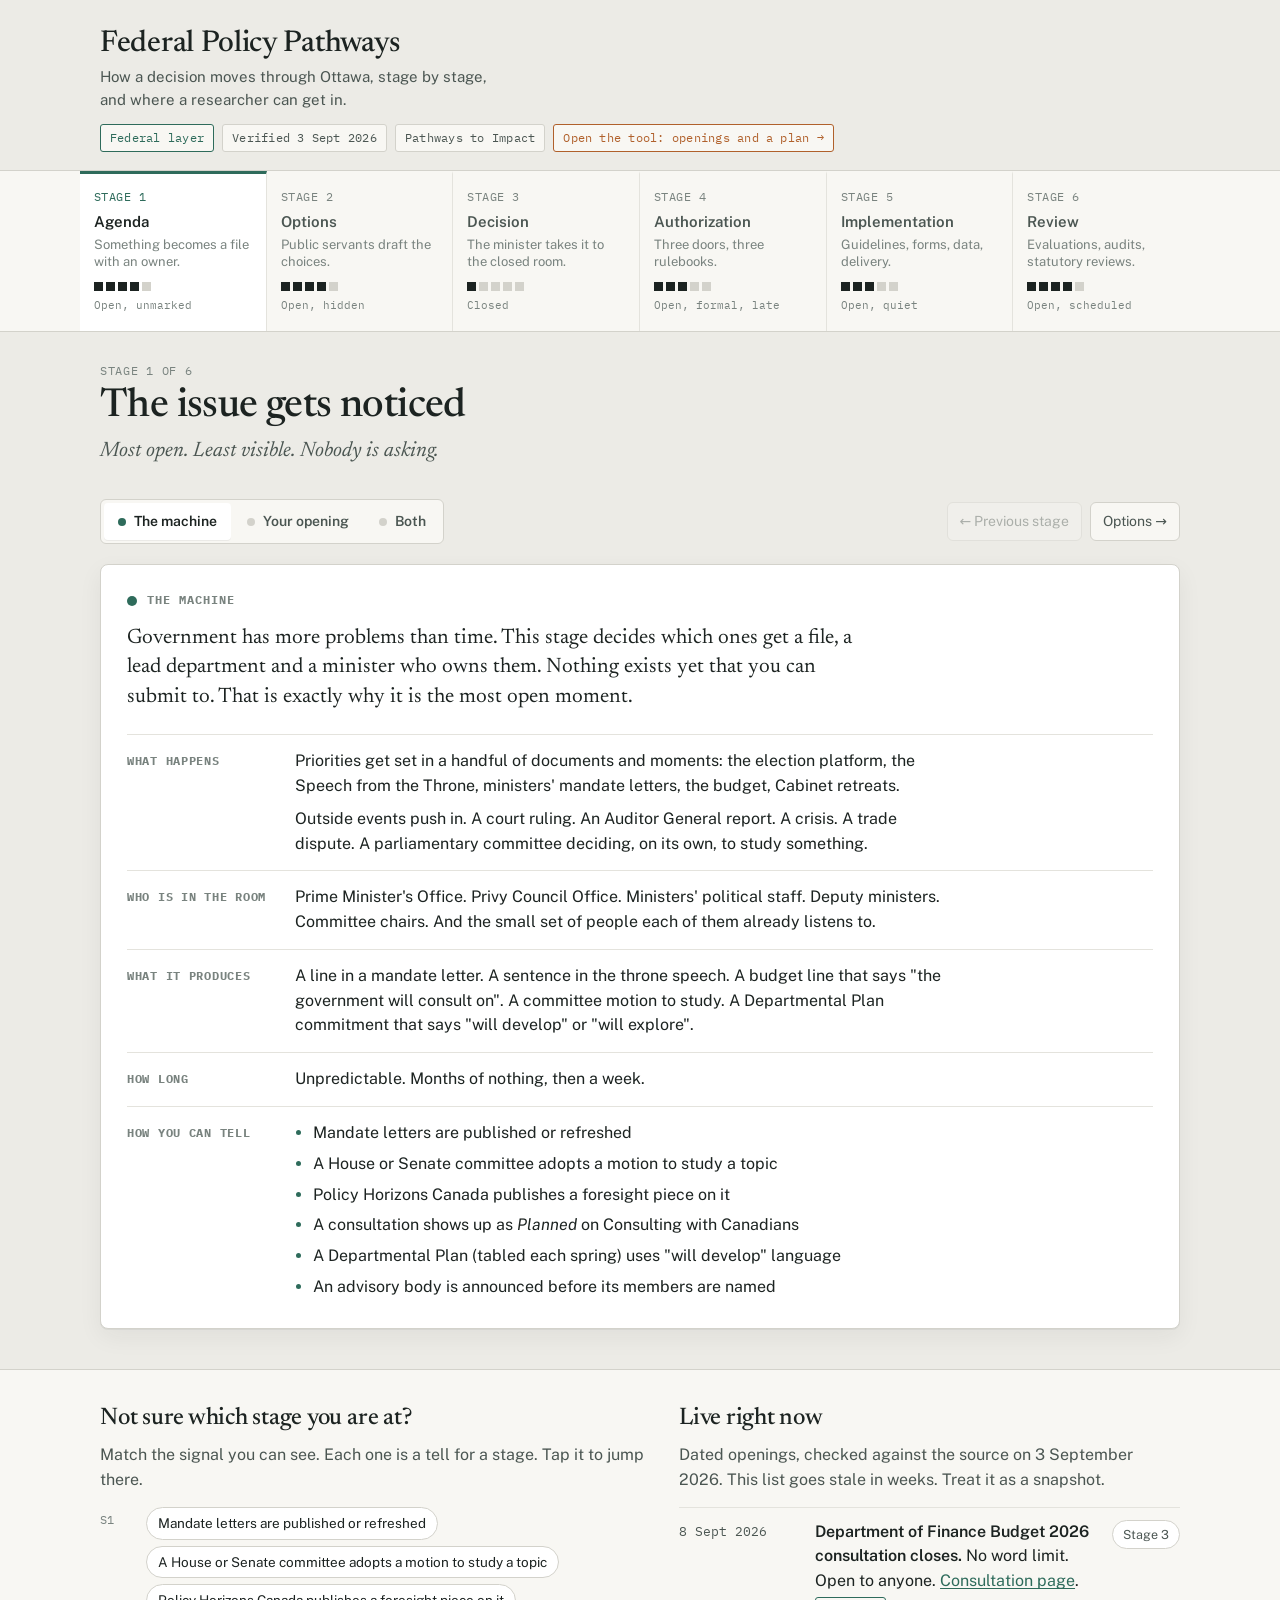
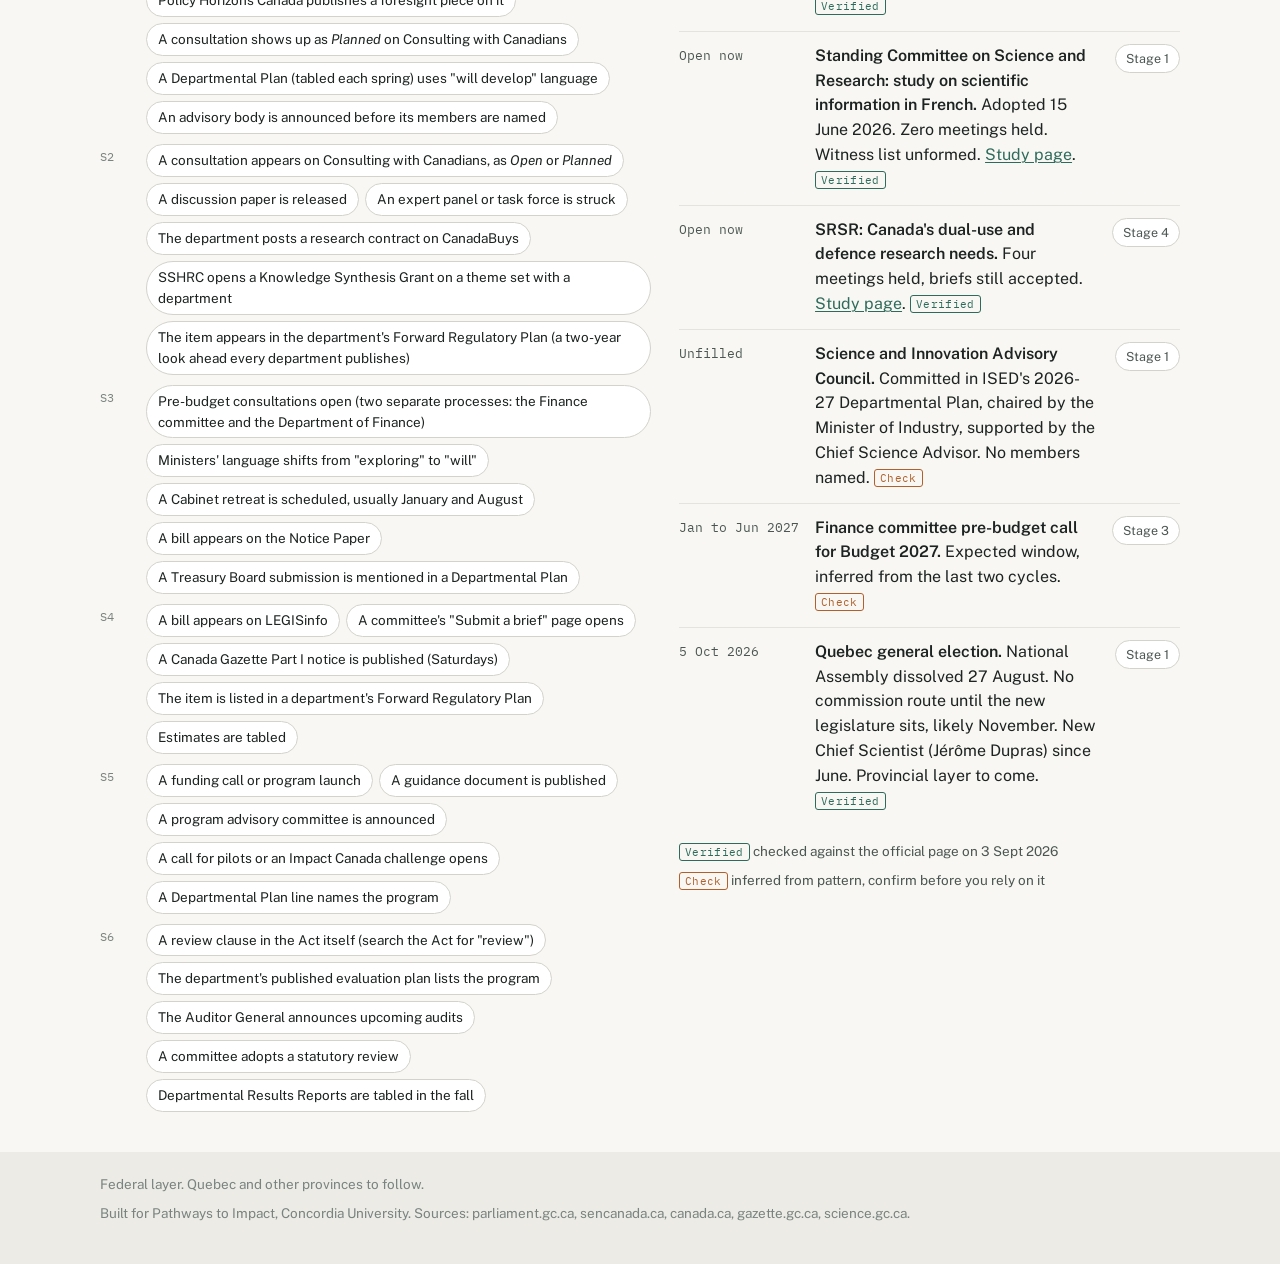
<file: index.html>
<!doctype html>
<html lang="en-CA">
<head>
<meta charset="utf-8">
<meta name="viewport" content="width=device-width, initial-scale=1">
<title>Federal Policy Pathways</title>
<link rel="stylesheet" href="https://fonts.googleapis.com/css2?family=Newsreader:ital,opsz,wght@0,6..72,400;0,6..72,500;0,6..72,600;1,6..72,400;1,6..72,500&family=Public+Sans:ital,wght@0,400;0,500;0,600;0,700;1,400&family=IBM+Plex+Mono:wght@400;500&display=swap">
<style>
  :root {
    --ground: #ECEBE6;
    --surface: #F8F7F3;
    --surface-2: #FFFFFF;
    --ink: #1C2321;
    --ink-2: #4B5652;
    --ink-3: #79837F;
    --line: #D3D2CB;
    --line-2: #E4E3DD;
    --accent: #2E6B5B;
    --accent-ink: #FFFFFF;
    --accent-soft: #DCE8E3;
    --copper: #B0602B;
    --copper-ink: #FFFFFF;
    --copper-soft: #F2E3D6;
    --meter-on: #1C2321;
    --meter-off: #D3D2CB;
    --shadow: 0 1px 0 rgba(28,35,33,0.06), 0 8px 24px rgba(28,35,33,0.06);
    --serif: "Newsreader", Georgia, "Times New Roman", serif;
    --sans: "Public Sans", system-ui, -apple-system, "Segoe UI", Helvetica, Arial, sans-serif;
    --mono: "IBM Plex Mono", ui-monospace, SFMono-Regular, Menlo, Consolas, monospace;
  }
  @media (prefers-color-scheme: dark) {
    :root:not([data-theme="light"]) {
      --ground: #151918;
      --surface: #1C2220;
      --surface-2: #242B29;
      --ink: #E8E6DF;
      --ink-2: #B5BCB7;
      --ink-3: #8B948F;
      --line: #353D3A;
      --line-2: #2B3330;
      --accent: #6FB39D;
      --accent-ink: #10201B;
      --accent-soft: #23362F;
      --copper: #D98D57;
      --copper-ink: #211610;
      --copper-soft: #3B2A1E;
      --meter-on: #E8E6DF;
      --meter-off: #3A423F;
      --shadow: 0 1px 0 rgba(0,0,0,0.3), 0 8px 24px rgba(0,0,0,0.35);
    }
  }
  :root[data-theme="dark"] {
    --ground: #151918;
    --surface: #1C2220;
    --surface-2: #242B29;
    --ink: #E8E6DF;
    --ink-2: #B5BCB7;
    --ink-3: #8B948F;
    --line: #353D3A;
    --line-2: #2B3330;
    --accent: #6FB39D;
    --accent-ink: #10201B;
    --accent-soft: #23362F;
    --copper: #D98D57;
    --copper-ink: #211610;
    --copper-soft: #3B2A1E;
    --meter-on: #E8E6DF;
    --meter-off: #3A423F;
    --shadow: 0 1px 0 rgba(0,0,0,0.3), 0 8px 24px rgba(0,0,0,0.35);
  }

  * { box-sizing: border-box; }
  html { -webkit-text-size-adjust: 100%; }
  body {
    margin: 0;
    background: var(--ground);
    color: var(--ink);
    font-family: var(--sans);
    font-size: 16px;
    line-height: 1.55;
  }
  a { color: var(--accent); text-decoration-thickness: 1px; text-underline-offset: 2px; }
  a:hover { text-decoration-thickness: 2px; }
  button { font: inherit; color: inherit; }
  :focus-visible { outline: 2px solid var(--accent); outline-offset: 2px; }
  .wrap { max-width: 1120px; margin: 0 auto; padding: 0 20px; }

  /* Header */
  .masthead { padding: 28px 0 18px; border-bottom: 1px solid var(--line); }
  .masthead .wrap { display: flex; flex-wrap: wrap; align-items: flex-end; justify-content: space-between; gap: 12px 24px; }
  .brand { display: flex; flex-direction: column; gap: 4px; }
  .brand h1 { font-family: var(--serif); font-weight: 500; font-size: 30px; line-height: 1.1; margin: 0; letter-spacing: -0.01em; text-wrap: balance; }
  .brand p { margin: 0; color: var(--ink-2); font-size: 15px; max-width: 46ch; }
  .chips { display: flex; flex-wrap: wrap; gap: 8px; }
  .chip { font-family: var(--mono); font-size: 12px; letter-spacing: 0.02em; padding: 4px 9px; border: 1px solid var(--line); border-radius: 3px; color: var(--ink-2); background: var(--surface); white-space: nowrap; }
  .chip.accent { border-color: var(--accent); color: var(--accent); }

  /* Stage track */
  .track-wrap { border-bottom: 1px solid var(--line); background: var(--surface); }
  .track { display: grid; grid-template-columns: repeat(6, minmax(150px, 1fr)); gap: 0; overflow-x: auto; scroll-snap-type: x proximity; -webkit-overflow-scrolling: touch; }
  .stage-btn {
    appearance: none; background: transparent; border: 0; border-top: 3px solid transparent; border-right: 1px solid var(--line-2);
    padding: 14px 14px 16px; text-align: left; cursor: pointer; display: flex; flex-direction: column; gap: 6px; min-height: 108px; scroll-snap-align: start;
    color: var(--ink-2); transition: background 120ms ease, color 120ms ease;
  }
  .stage-btn:last-child { border-right: 0; }
  .stage-btn:hover { background: var(--surface-2); color: var(--ink); }
  .stage-btn[aria-pressed="true"] { border-top-color: var(--accent); color: var(--ink); background: var(--surface-2); }
  .stage-btn .num { font-family: var(--mono); font-size: 12px; letter-spacing: 0.04em; color: var(--ink-3); }
  .stage-btn[aria-pressed="true"] .num { color: var(--accent); }
  .stage-btn .name { font-weight: 600; font-size: 15px; line-height: 1.2; }
  .stage-btn .line { font-size: 13px; color: var(--ink-3); line-height: 1.3; }
  .meter { display: inline-flex; gap: 3px; margin-top: auto; padding-top: 6px; }
  .meter i { width: 9px; height: 9px; background: var(--meter-off); display: inline-block; }
  .meter i.on { background: var(--meter-on); }
  .meter.big i { width: 14px; height: 14px; gap: 4px; }
  .stage-btn .meter-label { font-family: var(--mono); font-size: 11px; color: var(--ink-3); }

  /* Stage panel */
  .stage { padding: 30px 0 40px; }
  .stage-head { display: grid; grid-template-columns: 1fr; gap: 6px; margin-bottom: 20px; }
  .eyebrow { font-family: var(--mono); font-size: 12px; letter-spacing: 0.06em; text-transform: uppercase; color: var(--ink-3); }
  .stage-head h2 { font-family: var(--serif); font-weight: 500; font-size: 40px; line-height: 1.05; margin: 0; letter-spacing: -0.015em; text-wrap: balance; }
  .stage-head .tag { font-family: var(--serif); font-style: italic; font-size: 21px; color: var(--ink-2); margin: 2px 0 0; }

  .controls { position: sticky; top: 0; z-index: 5; background: var(--ground); padding: 10px 0 12px; display: flex; flex-wrap: wrap; align-items: center; justify-content: space-between; gap: 10px; }
  .seg { display: inline-flex; border: 1px solid var(--line); border-radius: 6px; background: var(--surface); padding: 3px; gap: 2px; }
  .seg button { appearance: none; border: 0; background: transparent; padding: 8px 14px; border-radius: 4px; font-weight: 600; font-size: 14px; cursor: pointer; color: var(--ink-2); display: inline-flex; align-items: center; gap: 8px; }
  .seg button .dot { width: 8px; height: 8px; border-radius: 50%; background: var(--line); }
  .seg button[aria-pressed="true"] { color: var(--ink); background: var(--surface-2); box-shadow: 0 1px 0 rgba(0,0,0,0.05); }
  .seg button[data-view="process"][aria-pressed="true"] .dot { background: var(--accent); }
  .seg button[data-view="influence"][aria-pressed="true"] .dot { background: var(--copper); }
  .seg button[data-view="both"][aria-pressed="true"] .dot { background: linear-gradient(90deg, var(--accent) 50%, var(--copper) 50%); }
  .seg button[data-view="both"] { display: none; }
  .pager { display: flex; gap: 8px; }
  .pager button { appearance: none; border: 1px solid var(--line); background: var(--surface); border-radius: 6px; padding: 8px 12px; font-size: 14px; cursor: pointer; color: var(--ink-2); }
  .pager button:hover:not(:disabled) { color: var(--ink); border-color: var(--ink-3); }
  .pager button:disabled { opacity: 0.4; cursor: default; }

  .panes { display: grid; grid-template-columns: 1fr; gap: 24px; margin-top: 8px; }
  .pane { background: var(--surface-2); border: 1px solid var(--line); border-radius: 8px; padding: 26px 26px 28px; box-shadow: var(--shadow); min-width: 0; }
  .pane[hidden] { display: none; }
  .pane-title { display: flex; align-items: center; gap: 10px; margin: 0 0 14px; font-family: var(--mono); font-size: 12px; letter-spacing: 0.08em; text-transform: uppercase; color: var(--ink-3); }
  .pane-title::before { content: ""; width: 10px; height: 10px; border-radius: 50%; background: var(--accent); }
  .pane.influence .pane-title::before { background: var(--copper); }
  .lead { font-family: var(--serif); font-size: 21px; line-height: 1.4; margin: 0 0 22px; color: var(--ink); max-width: 62ch; text-wrap: pretty; }

  .sec { display: grid; grid-template-columns: 150px 1fr; gap: 6px 18px; padding: 14px 0; border-top: 1px solid var(--line-2); }
  .sec:last-child { padding-bottom: 0; }
  .sec h4 { margin: 0; font-family: var(--mono); font-size: 12px; letter-spacing: 0.06em; text-transform: uppercase; color: var(--ink-3); padding-top: 3px; }
  .sec div { max-width: 66ch; min-width: 0; }
  .sec p { margin: 0 0 8px; color: var(--ink); }
  .sec p:last-child { margin-bottom: 0; }
  .sec ul { margin: 0; padding-left: 18px; }
  .sec li { margin: 0 0 6px; }
  .sec li:last-child { margin-bottom: 0; }
  .signals li::marker { color: var(--accent); }
  .tracks { display: grid; gap: 12px; }
  .tracklet { border: 1px solid var(--line-2); border-radius: 6px; padding: 12px 14px; background: var(--surface); }
  .tracklet h5 { margin: 0 0 6px; font-size: 15px; font-weight: 700; }
  .tracklet p { margin: 0; font-size: 15px; color: var(--ink-2); }

  /* Influence */
  .verdict { display: grid; grid-template-columns: auto 1fr; gap: 14px 18px; align-items: center; padding: 14px 16px; border-radius: 6px; background: var(--copper-soft); margin-bottom: 20px; }
  .verdict .meter { margin: 0; padding: 0; }
  .verdict .meter i.on { background: var(--copper); }
  .verdict .open-label { font-family: var(--mono); font-size: 12px; letter-spacing: 0.04em; color: var(--ink-2); margin-top: 6px; }
  .verdict .say { font-family: var(--serif); font-style: italic; font-size: 20px; line-height: 1.3; margin: 0; text-wrap: pretty; }
  .routes-label { display: flex; justify-content: space-between; align-items: baseline; font-family: var(--mono); font-size: 12px; letter-spacing: 0.06em; text-transform: uppercase; color: var(--ink-3); margin: 0 0 8px; }
  .routes { list-style: none; margin: 0; padding: 0; display: grid; gap: 0; counter-reset: route; }
  .route { border-top: 1px solid var(--line-2); padding: 16px 0 16px 44px; position: relative; counter-increment: route; }
  .route::before { content: counter(route); position: absolute; left: 0; top: 14px; width: 28px; height: 28px; border-radius: 50%; border: 1.5px solid var(--copper); color: var(--copper); font-family: var(--mono); font-size: 13px; display: grid; place-items: center; }
  .route h5 { margin: 0 0 4px; font-size: 17px; font-weight: 700; line-height: 1.25; text-wrap: balance; }
  .route .oneliner { margin: 0 0 10px; color: var(--ink-2); max-width: 62ch; }
  .kv { display: grid; grid-template-columns: 82px 1fr; gap: 4px 12px; font-size: 14.5px; max-width: 62ch; }
  .kv dt { font-family: var(--mono); font-size: 11.5px; letter-spacing: 0.05em; text-transform: uppercase; color: var(--ink-3); padding-top: 3px; }
  .kv dd { margin: 0; }
  details.rules { margin-top: 10px; }
  details.rules summary { cursor: pointer; font-weight: 600; font-size: 14px; color: var(--accent); list-style: none; display: inline-flex; align-items: center; gap: 6px; }
  details.rules summary::-webkit-details-marker { display: none; }
  details.rules summary::before { content: "+"; font-family: var(--mono); width: 16px; height: 16px; border: 1px solid var(--accent); border-radius: 3px; display: inline-grid; place-items: center; font-size: 12px; line-height: 1; }
  details.rules[open] summary::before { content: "\2013"; }
  details.rules ul { margin: 8px 0 0; padding-left: 18px; font-size: 14.5px; max-width: 62ch; }
  details.rules li { margin-bottom: 5px; }
  .v { font-family: var(--mono); font-size: 11px; letter-spacing: 0.03em; color: var(--accent); border: 1px solid var(--accent); border-radius: 3px; padding: 1px 5px; white-space: nowrap; vertical-align: middle; }
  .v.check { color: var(--copper); border-color: var(--copper); }
  .assets { border-top: 1px solid var(--line-2); margin-top: 6px; padding-top: 16px; display: grid; grid-template-columns: 150px 1fr; gap: 6px 18px; }
  .assets h4 { margin: 0; font-family: var(--mono); font-size: 12px; letter-spacing: 0.06em; text-transform: uppercase; color: var(--ink-3); padding-top: 3px; }
  .assets ul { margin: 0; padding-left: 18px; max-width: 62ch; }
  .assets li { margin-bottom: 6px; }
  .mistake { margin-top: 18px; padding: 14px 16px; border-left: 3px solid var(--copper); background: var(--surface); border-radius: 0 6px 6px 0; max-width: 66ch; }
  .mistake h4 { margin: 0 0 4px; font-family: var(--mono); font-size: 12px; letter-spacing: 0.06em; text-transform: uppercase; color: var(--copper); }
  .mistake p { margin: 0; }

  /* Lower sections */
  .lower { border-top: 1px solid var(--line); background: var(--surface); padding: 30px 0 40px; }
  .lower .wrap { display: grid; grid-template-columns: 1fr; gap: 28px; }
  .block h3 { font-family: var(--serif); font-weight: 500; font-size: 24px; margin: 0 0 6px; letter-spacing: -0.01em; }
  .block .sub { margin: 0 0 14px; color: var(--ink-2); max-width: 60ch; }
  .sigmap { display: grid; gap: 10px; }
  .sigmap .row { display: grid; grid-template-columns: 34px 1fr; gap: 12px; align-items: start; }
  .sigmap .row .n { font-family: var(--mono); font-size: 12px; color: var(--ink-3); padding-top: 4px; }
  .sigmap .row ul { margin: 0; padding: 0; list-style: none; display: flex; flex-wrap: wrap; gap: 6px; }
  .sigmap .row li button { appearance: none; border: 1px solid var(--line); background: var(--surface-2); border-radius: 999px; padding: 5px 11px; font-size: 13.5px; cursor: pointer; color: var(--ink); text-align: left; }
  .sigmap .row li button:hover { border-color: var(--accent); color: var(--accent); }
  .live { list-style: none; margin: 0; padding: 0; display: grid; gap: 0; }
  .live li { display: grid; grid-template-columns: 120px 1fr auto; gap: 8px 16px; padding: 12px 0; border-top: 1px solid var(--line-2); align-items: start; }
  .live .date { font-family: var(--mono); font-size: 13px; color: var(--ink-2); font-variant-numeric: tabular-nums; padding-top: 2px; }
  .live .what { max-width: 60ch; }
  .live .what strong { font-weight: 600; }
  .live .goto { appearance: none; border: 1px solid var(--line); background: var(--surface-2); border-radius: 999px; padding: 4px 10px; font-size: 12.5px; cursor: pointer; color: var(--ink-2); white-space: nowrap; }
  .live .goto:hover { border-color: var(--accent); color: var(--accent); }
  .legend { display: flex; flex-wrap: wrap; gap: 8px 18px; font-size: 13.5px; color: var(--ink-2); align-items: center; }

  footer { padding: 22px 0 40px; color: var(--ink-3); font-size: 13.5px; }
  footer .wrap { display: flex; flex-wrap: wrap; gap: 8px 24px; justify-content: space-between; }

  @media (min-width: 1000px) {
    .seg button[data-view="both"] { display: inline-flex; }
    .panes.both { grid-template-columns: 1fr 1fr; }
    .panes.both .sec, .panes.both .assets { grid-template-columns: 1fr; gap: 4px; }
    .panes.both .lead { font-size: 19px; }
    .lower .wrap { grid-template-columns: 1.1fr 1fr; }
  }
  @media (max-width: 700px) {
    .brand h1 { font-size: 26px; }
    .stage-head h2 { font-size: 32px; }
    .track { grid-template-columns: repeat(6, 168px); }
    .pane { padding: 20px 16px 22px; }
    .sec, .assets { grid-template-columns: 1fr; gap: 4px; }
    .lead { font-size: 19px; }
    .live li { grid-template-columns: 1fr; gap: 4px; }
    .route { padding-left: 38px; }
    .kv { grid-template-columns: 1fr; gap: 2px; }
    .kv dt { padding-top: 6px; }
  }
  @media (prefers-reduced-motion: reduce) {
    * { transition: none !important; }
  }
</style>
</head>
<body>

<header class="masthead">
  <div class="wrap">
    <div class="brand">
      <h1>Federal Policy Pathways</h1>
      <p>How a decision moves through Ottawa, stage by stage, and where a researcher can get in.</p>
    </div>
    <div class="chips">
      <span class="chip accent">Federal layer</span>
      <span class="chip">Verified 3 Sept 2026</span>
      <span class="chip">Pathways to Impact</span>
      <a class="chip" href="tool/" style="text-decoration:none;border-color:var(--copper);color:var(--copper);">Open the tool: openings and a plan &rarr;</a>
    </div>
  </div>
</header>

<nav class="track-wrap" aria-label="Stages">
  <div class="wrap" style="padding:0;">
    <div class="track" id="track"></div>
  </div>
</nav>

<main class="stage">
  <div class="wrap">
    <div class="stage-head">
      <span class="eyebrow" id="eyebrow">Stage 1 of 6</span>
      <h2 id="stage-title"></h2>
      <p class="tag" id="stage-tag"></p>
    </div>

    <div class="controls">
      <div class="seg" role="group" aria-label="View">
        <button type="button" data-view="process" aria-pressed="true"><span class="dot"></span>The machine</button>
        <button type="button" data-view="influence" aria-pressed="false"><span class="dot"></span>Your opening</button>
        <button type="button" data-view="both" aria-pressed="false"><span class="dot"></span>Both</button>
      </div>
      <div class="pager">
        <button type="button" id="prev">&larr; Previous stage</button>
        <button type="button" id="next">Next stage &rarr;</button>
      </div>
    </div>

    <div class="panes" id="panes">
      <section class="pane process" id="pane-process" aria-label="The machine"></section>
      <section class="pane influence" id="pane-influence" aria-label="Your opening" hidden></section>
    </div>
  </div>
</main>

<section class="lower">
  <div class="wrap">
    <div class="block">
      <h3>Not sure which stage you are at?</h3>
      <p class="sub">Match the signal you can see. Each one is a tell for a stage. Tap it to jump there.</p>
      <div class="sigmap" id="sigmap"></div>
    </div>
    <div class="block">
      <h3>Live right now</h3>
      <p class="sub">Dated openings, checked against the source on 3 September 2026. This list goes stale in weeks. Treat it as a snapshot.</p>
      <ul class="live" id="live"></ul>
      <p class="legend" style="margin-top:16px;">
        <span><span class="v">Verified</span> checked against the official page on 3 Sept 2026</span>
        <span><span class="v check">Check</span> inferred from pattern, confirm before you rely on it</span>
      </p>
    </div>
  </div>
</section>

<footer>
  <div class="wrap">
    <span>Federal layer. Quebec and other provinces to follow.</span>
    <span>Built for Pathways to Impact, Concordia University. Sources: parliament.gc.ca, sencanada.ca, canada.ca, gazette.gc.ca, science.gc.ca.</span>
  </div>
</footer>

<script>
(function () {
  const V = '<span class="v">Verified</span>';
  const C = '<span class="v check">Check</span>';

  const STAGES = [
    {
      id: 1,
      name: "The issue gets noticed",
      short: "Agenda",
      line: "Something becomes a file with an owner.",
      tag: "Most open. Least visible. Nobody is asking.",
      openness: 4,
      openLabel: "Open, unmarked",
      process: {
        lead: "Government has more problems than time. This stage decides which ones get a file, a lead department and a minister who owns them. Nothing exists yet that you can submit to. That is exactly why it is the most open moment.",
        what: `<p>Priorities get set in a handful of documents and moments: the election platform, the Speech from the Throne, ministers' mandate letters, the budget, Cabinet retreats.</p><p>Outside events push in. A court ruling. An Auditor General report. A crisis. A trade dispute. A parliamentary committee deciding, on its own, to study something.</p>`,
        who: `<p>Prime Minister's Office. Privy Council Office. Ministers' political staff. Deputy ministers. Committee chairs. And the small set of people each of them already listens to.</p>`,
        produces: `<p>A line in a mandate letter. A sentence in the throne speech. A budget line that says "the government will consult on". A committee motion to study. A Departmental Plan commitment that says "will develop" or "will explore".</p>`,
        duration: `<p>Unpredictable. Months of nothing, then a week.</p>`,
        signals: [
          "Mandate letters are published or refreshed",
          "A House or Senate committee adopts a motion to study a topic",
          "Policy Horizons Canada publishes a foresight piece on it",
          "A consultation shows up as <em>Planned</em> on Consulting with Canadians",
          "A Departmental Plan (tabled each spring) uses \"will develop\" language",
          "An advisory body is announced before its members are named"
        ]
      },
      influence: {
        say: "No one will invite you. You show up with the problem already framed.",
        routes: [
          {
            name: "Get a committee to study it",
            line: "House committees choose their own studies by motion. Any member on the committee can move one. Senate committees do the same, and the Senate will take a direct approach from you.",
            need: "A one-page problem statement, a suggested study title, three witnesses you would recommend.",
            timing: "Committees set work plans when Parliament returns, in September and late January. Any sitting week works.",
            rules: [
              `Find the committee and its members on <a href="https://www.ourcommons.ca/committees/en" target="_blank" rel="noopener">ourcommons.ca/committees</a>. Government or opposition members both move study motions.`,
              `Senate: write to the committee clerk directly. Fallback address <span style="font-family:var(--mono)">ctm@sen.parl.gc.ca</span>. Self-nomination is accepted. ${V}`,
              `A study that is adopted opens a "Submit a brief" page and starts building a witness list. The earlier you are known to the clerk, the better.`
            ]
          },
          {
            name: "Feed the foresight and advisory layer",
            line: "A small set of bodies tell government what is coming. They read, they convene, and they are reachable.",
            need: "A synthesis in plain language and, for the Council of Canadian Academies, a sponsor.",
            timing: "Rolling. No deadlines. Relationships, not submissions.",
            rules: [
              `<a href="https://horizons.service.canada.ca/en/home" target="_blank" rel="noopener">Policy Horizons Canada</a>, the government's foresight unit, sits in Employment and Social Development Canada. Published "Foresight on AI" in February 2026. ${V}`,
              `<a href="https://cca-reports.ca/process/" target="_blank" rel="noopener">Council of Canadian Academies</a> assessments can be sponsored by any level of government, a foundation, an NGO or the private sector. Contact projects@cca-reports.ca. The sponsor sets the question, which is where the influence sits. ${V}`,
              `<a href="https://science.gc.ca/site/science/en/office-chief-science-advisor" target="_blank" rel="noopener">Office of the Chief Science Advisor</a> (Mona Nemer, term to September 2027) runs no open call. The practical door is the <a href="https://science.gc.ca/site/science/en/office-chief-science-advisor/science-advisory-team/departmental-science-advisors-network" target="_blank" rel="noopener">Departmental Science Advisors</a> in nine departments. ${V}`,
              `Watch the new Science and Innovation Advisory Council, committed in ISED's 2026-27 Departmental Plan, chaired by the Minister of Industry. No members named as of September 2026. A body is most open between announcement and appointment. ${C}`
            ]
          },
          {
            name: "Put it in the public conversation",
            line: "Library of Parliament analysts and ministers' staff read what is short, plain and findable. Give them that version.",
            need: "An 800-word plain-language piece with one number and one story.",
            timing: "Any time, but time it to a moment: a report release, a budget, a committee study opening.",
            rules: [
              `Venues that Ottawa reads: Policy Options, The Conversation Canada, The Hill Times, iPolitics.`,
              `Library of Parliament <a href="https://lop.parl.ca/sites/PublicWebsite/default/en_CA/ResearchPublications" target="_blank" rel="noopener">HillNotes and HillStudies</a> cite published, accessible work. No submission channel exists; being citable is the channel. ${V}`,
              `Carriers: Federation for the Humanities and Social Sciences, U15, Acfas, Evidence for Democracy, and the Canadian Science Policy Conference in Ottawa each autumn.`
            ]
          },
          {
            name: "Ask a parliamentarian to ask",
            line: "MPs and Senators can put a question on the Order Paper, ask in Question Period, or request an analysis from the Parliamentary Budget Officer. You cannot. They can, with one letter.",
            need: "An MP or Senator with a reason to care: your region, their critic portfolio, their committee seat.",
            timing: "While the House sits.",
            rules: [
              `The <a href="https://www.pbo-dpb.ca/en/faqs--faq" target="_blank" rel="noopener">Parliamentary Budget Officer</a> (Annette Ryan, appointed April 2026) takes requests only from parliamentarians, committees and parties. One MP's letter is enough. ${V}`,
              `Written questions on the Order Paper force a departmental answer within 45 days. Useful for surfacing data government holds and has not published.`
            ]
          }
        ],
        assets: [
          "The problem in one page, in plain language",
          "Who owns it: which minister, which department, which committee",
          "The government's own words you can attach to: a mandate letter line, a throne speech sentence, a budget line",
          "A credible messenger organization behind you"
        ],
        mistake: "Waiting for a call for submissions. There is none at this stage. By the time one appears, you are at stage 2 or 4."
      }
    },
    {
      id: 2,
      name: "The department writes the options",
      short: "Options",
      line: "Public servants draft the choices.",
      tag: "Doors exist. They are unmarked.",
      openness: 4,
      openLabel: "Open, hidden",
      process: {
        lead: "Once an issue has an owner, policy analysts in the lead department draft the options. This takes months and happens mostly out of sight. It is where evidence has the most effect, because the options are still being shaped.",
        what: `<p>Analysts scope the problem, gather evidence and draft options with costs, risks and trade-offs. Consultations run: discussion papers, roundtables, online surveys, expert panels.</p><p>Mandatory analyses get done: Gender-based Analysis Plus, costing, and for regulations a Regulatory Impact Analysis. Other departments are consulted. Then the central agencies (Privy Council Office, Finance, Treasury Board Secretariat) challenge the work before it can go to Cabinet.</p>`,
        who: `<p>The Director General and Directors of the policy branch. Analysts. The Departmental Science Advisor where one exists. The minister's policy advisor. Analysts at PCO and Finance.</p>`,
        produces: `<p>A discussion paper. A consultation paper. A "What We Heard" report. Draft options. Eventually a draft Memorandum to Cabinet.</p>`,
        duration: `<p>Six to 24 months. Regulations often longer.</p>`,
        signals: [
          "A consultation appears on Consulting with Canadians, as <em>Open</em> or <em>Planned</em>",
          "A discussion paper is released",
          "An expert panel or task force is struck",
          "The department posts a research contract on CanadaBuys",
          "SSHRC opens a Knowledge Synthesis Grant on a theme set with a department",
          "The item appears in the department's Forward Regulatory Plan (a two-year look ahead every department publishes)"
        ]
      },
      influence: {
        say: "Analysts want evidence and are allowed to talk to you. Find them before the consultation opens.",
        routes: [
          {
            name: "Submit to the formal consultation",
            line: "Every open consultation is indexed in one place. Each sets its own format. What you send is summarized in a What We Heard report, usually by theme, rarely by name.",
            need: "Two to four pages with one quotable finding and one discrete recommendation. Submit under an organization name; organizations get named, individuals get aggregated.",
            timing: "Windows are typically 30 to 60 days. The Planned filter lets you draft before it opens.",
            rules: [
              `<a href="https://www.canada.ca/en/government/system/consultations/consultingcanadians.html" target="_blank" rel="noopener">Consulting with Canadians</a> (Treasury Board Secretariat) indexes 876 consultations with filters for status, year, subject and department. Filter to <em>Planned</em>: it is the only public forward-look. ${V}`,
              `What We Heard reports aggregate by theme and rarely cite a study by name. To survive synthesis, give them a quotable sentence and a recommendation, not a literature review. ${C}`
            ]
          },
          {
            name: "Go direct to the policy shop",
            line: "The Director General responsible is a public servant with a name, a phone number and a mandate to gather evidence. Find them and offer a briefing.",
            need: "A two-page evidence note: what the evidence says, what it means for the options, what you can offer (data, a briefing, a synthesis).",
            timing: "Before the consultation closes. Ideally before it opens.",
            rules: [
              `Names and titles are public in <a href="https://geds-sage.gc.ca/en/GEDS/" target="_blank" rel="noopener">GEDS</a>, the Government Electronic Directory Services. Search the department, then the policy branch.`,
              `Offer 30 minutes. Bring the note, not the paper. Ask what evidence they are missing.`
            ]
          },
          {
            name: "Use the Departmental Science Advisor",
            line: "Nine departments have one. They meet monthly with the Chief Science Advisor. This is the working substitute for an open call that does not exist.",
            need: "A research summary and a specific question you can help answer.",
            timing: "Rolling.",
            rules: [
              `Departments with an advisor: Canadian Nuclear Safety Commission, Polar Knowledge Canada, Public Health Agency, Canadian Space Agency, Environment and Climate Change, National Research Council, Defence Research and Development, Natural Resources, Health Canada. <a href="https://science.gc.ca/site/science/en/office-chief-science-advisor/science-advisory-team/departmental-science-advisors-network" target="_blank" rel="noopener">Network page</a>. ${V}`,
              `No advisor at Fisheries and Oceans, Agriculture, Transport or Statistics Canada. For those, go to the policy DG.`
            ]
          },
          {
            name: "Get on the panel or win the contract",
            line: "Expert panels get struck at this stage. Research gets commissioned. Synthesis grants get funded on themes departments chose.",
            need: "A CV that reads as policy-useful and a record of plain-language synthesis.",
            timing: "Per call.",
            rules: [
              `Federal research contracts are tendered on <a href="https://canadabuys.canada.ca/en" target="_blank" rel="noopener">CanadaBuys</a>.`,
              `SSHRC <a href="https://sshrc-crsh.canada.ca/en/funding/opportunities/knowledge-synthesis-grants.aspx" target="_blank" rel="noopener">Knowledge Synthesis Grants</a> fund syntheses on themes set with government. The December 2026 competition is on the changing nature of security and conflict. ${V}`,
              `Council of Canadian Academies panels are assembled per assessment. Being known to the CCA's scientific advisory committee is how you get asked.`
            ]
          },
          {
            name: "Go inside for a while",
            line: "Build Canada Exchange places a university employee in a department for up to three years. You keep your salary; the host reimburses your employer.",
            need: "Six months' employment at your institution, no exchange in the last two years, and a chair who will let you go.",
            timing: "Rolling. No deadlines.",
            rules: [
              `<a href="https://www.canada.ca/en/treasury-board-secretariat/services/professional-development/build-canada-exchange.html" target="_blank" rel="noopener">Build Canada Exchange</a> is the 2026 name for Interchange Canada. Same policy. Contact BCE-EBC@tbs-sct.gc.ca. ${V}`,
              `The Mitacs Canadian Science Policy Fellowship is closed. Do not plan around it. ${V}`
            ]
          }
        ],
        assets: [
          "A two- to four-page evidence synthesis",
          "One sentence that can be quoted without you in the room",
          "A recommendation with a scope and, if possible, a cost",
          "An organization name to submit under",
          "A named contact in the policy branch"
        ],
        mistake: "Sending the paper. Analysts need the implication for the options, not the methods section."
      }
    },
    {
      id: 3,
      name: "Cabinet decides",
      short: "Decision",
      line: "The minister takes it to the closed room.",
      tag: "You do not get into this room. You get into the heads of the people who do.",
      openness: 1,
      openLabel: "Closed",
      process: {
        lead: "The minister takes the department's recommendation to Cabinet as a Memorandum to Cabinet, to the Minister of Finance as a budget ask, or to Treasury Board for spending authority. This is the closed room. Cabinet papers are confidences, shielded from access-to-information requests for 20 years.",
        what: `<p>The Memorandum to Cabinet goes through a Cabinet committee, then full Cabinet. Or the ask goes into the budget process at Finance. Political staff, the Prime Minister's Office and the Privy Council Office weigh in.</p><p>The decision surfaces as a budget measure, a ministerial announcement, or a bill on the Notice Paper. You see the announcement. You never see the paper.</p>`,
        who: `<p>The minister. Cabinet colleagues. The Prime Minister's Office. The Privy Council Office. Finance. Treasury Board Secretariat. Chiefs of staff and policy advisors in ministers' offices.</p>`,
        produces: `<p>A Cabinet record of decision. A budget measure. A Treasury Board approval. None of it public.</p>`,
        duration: `<p>Weeks to months once the memorandum is drafted. The budget runs on its own calendar; the current government tables a fall budget.</p>`,
        signals: [
          "Pre-budget consultations open (two separate processes: the Finance committee and the Department of Finance)",
          "Ministers' language shifts from \"exploring\" to \"will\"",
          "A Cabinet retreat is scheduled, usually January and August",
          "A bill appears on the Notice Paper",
          "A Treasury Board submission is mentioned in a Departmental Plan"
        ]
      },
      influence: {
        say: "One page. One number. Their words, not yours.",
        routes: [
          {
            name: "Pre-budget consultations, both of them",
            line: "The House Finance committee runs one. The Department of Finance runs another. Different rules, different deadlines, and neither replaces the other.",
            need: "A costed ask in the government's own vocabulary. Three recommendations, each one sentence.",
            timing: "Finance committee: expect the Budget 2027 call between January and June 2027; the 2026 cycle closed 30 April. Department of Finance: the Budget 2026 consultation closes 8 September 2026.",
            rules: [
              `<a href="https://www.ourcommons.ca/Committees/en/FINA" target="_blank" rel="noopener">Finance committee (FINA)</a>: 2,000 words maximum and everything counts, including graphs, footnotes and quotes. One brief per organization or individual. Committee template. The Budget 2026 cycle received 1,356 briefs. ${V}`,
              `<a href="https://www.canada.ca/en/department-finance/programs/consultations.html" target="_blank" rel="noopener">Department of Finance</a>: letters or papers, no word limit, through the consultation form. ${V}`,
              `Timing of the next FINA call is inferred from the last two cycles. Watch <a href="https://www.ourcommons.ca/Committees/en/FINA/NewsReleases" target="_blank" rel="noopener">FINA news releases</a> rather than assuming. ${C}`
            ]
          },
          {
            name: "The minister's office",
            line: "The policy advisor in a minister's office is political staff. They brief the minister. A one-pager that ties your evidence to a mandate-letter commitment gets read.",
            need: "One page. The mandate-letter sentence you are helping deliver. A reason it is good politics.",
            timing: "Before the budget letters go in, which is months before budget day.",
            rules: [
              `Ministers' office staff are listed in <a href="https://geds-sage.gc.ca/en/GEDS/" target="_blank" rel="noopener">GEDS</a> under the minister's office, separate from the department.`,
              `Political staff read for two things: does this help the minister deliver a commitment, and does it create a risk. Answer both on the page.`
            ]
          },
          {
            name: "Caucus and critics",
            line: "Government MPs raise things in regional and national caucus. Opposition critics shape the politics of the decision. For Montreal-based work, Quebec MPs and the Quebec lieutenant matter.",
            need: "A local angle and a constituency number.",
            timing: "Caucus meets Wednesdays when the House sits.",
            rules: [
              `Find your MP and their committee seats on <a href="https://www.ourcommons.ca/members/en" target="_blank" rel="noopener">ourcommons.ca/members</a>.`,
              `Opposition critics are listed on each party's site. A critic asking a question in the House puts the issue on the minister's briefing note the same day.`
            ]
          },
          {
            name: "An independent cost estimate",
            line: "The Parliamentary Budget Officer costs proposals at the request of any MP, Senator or committee. An independent number changes the Cabinet conversation.",
            need: "A parliamentarian to make the request. A proposal specified well enough to cost.",
            timing: "PBO analyses take weeks to months. Ask early in the budget cycle.",
            rules: [
              `<a href="https://www.pbo-dpb.ca/en" target="_blank" rel="noopener">PBO</a> does not take requests from the public. One letter from a parliamentarian starts a costing. ${V}`
            ]
          }
        ],
        assets: [
          "One page",
          "A costed number",
          "The government's own words: mandate letter, throne speech, budget",
          "A coalition or association behind you",
          "The budget calendar"
        ],
        mistake: "Sending the 40-page report to the minister. It goes to the policy shop, which is stage 2, or it goes nowhere."
      }
    },
    {
      id: 4,
      name: "It becomes law, regulation or money",
      short: "Authorization",
      line: "Three doors, three rulebooks.",
      tag: "The doors are marked. Most of the building is already built.",
      openness: 3,
      openLabel: "Open, formal, late",
      process: {
        lead: "The decision now has to be made real through one of three instruments, each with its own rulebook. This is the most public stage and the only one with formal submission channels. It is also late. The substance was settled at stages 2 and 3. What you can still move here is a clause, a threshold, a definition, a timeline.",
        what: `<div class="tracks">
          <div class="tracklet"><h5>A. Law: a bill</h5><p>Introduction and first reading. Second reading (a vote on the principle). Committee: witnesses, briefs, clause-by-clause amendments. Report stage. Third reading. The Senate repeats the steps and amends more often than it used to. Royal assent. Track every bill on <a href="https://www.parl.ca/legisinfo/en" target="_blank" rel="noopener">LEGISinfo</a>.</p></div>
          <div class="tracklet"><h5>B. Regulation</h5><p>Made by Cabinet or a minister under a power in an existing Act, following the Cabinet Directive on Regulation. Draft published in Canada Gazette Part I with a Regulatory Impact Analysis Statement. Comment window: 30 days standard, at least 70 where international trade is affected. Some regulations skip pre-publication entirely. Final text in Part II.</p></div>
          <div class="tracklet"><h5>C. Money</h5><p>Budget. Budget Implementation Act, often omnibus. Main and Supplementary Estimates. Treasury Board submission. Program terms and conditions. Committees review the Estimates, rarely deeply.</p></div>
        </div>`,
        who: `<p>The MPs and Senators on the committee. Committee clerks. Library of Parliament analysts, who write the briefing the committee works from. The department's legislative and regulatory teams. The Standing Joint Committee for the Scrutiny of Regulations.</p>`,
        produces: `<p>An Act. A regulation in Part II. Appropriated money with terms and conditions attached. Committee reports, to which the government must respond within 120 days (Standing Order 109).</p>`,
        duration: `<p>A bill: months to two years. A regulation: 12 to 36 months from Forward Regulatory Plan to Part II. Money: months.</p>`,
        signals: [
          "A bill appears on LEGISinfo",
          "A committee's \"Submit a brief\" page opens",
          "A Canada Gazette Part I notice is published (Saturdays)",
          "The item is listed in a department's Forward Regulatory Plan",
          "Estimates are tabled"
        ]
      },
      influence: {
        say: "Argue one clause, not the whole bill. Send an unlocked file.",
        routes: [
          {
            name: "House of Commons committee brief",
            line: "Any individual or organization can submit. The rules are precise and most people get them wrong.",
            need: "Ten pages maximum. Over ten, a 500-word summary, and the committee may publish only the summary. Unlocked file, no password. Your name on the cover; contact details only in the form or covering email.",
            timing: "Five working days before you appear, or as early as possible. Speaking notes to the clerk 72 hours before the meeting.",
            rules: [
              `<a href="https://www.ourcommons.ca/procedure/guides/brief-e.html" target="_blank" rel="noopener">Guide for submitting briefs</a>. English or French; the clerk arranges translation. Briefs reach members only once both languages exist, so late means undistributed. ${V}`,
              `Submit through the study's e-brief page (pattern: ourcommons.ca/committee-participation/en/submit-brief/&lt;committee&gt;/&lt;study&gt;) or email the clerk at &lt;ACRONYM&gt;@parl.gc.ca. Open studies: <a href="https://www.ourcommons.ca/committees/en/participate" target="_blank" rel="noopener">Participate</a>. ${V}`,
              `<a href="https://www.ourcommons.ca/procedure/guides/witness-e.html" target="_blank" rel="noopener">Appearing as a witness</a>: members recommend witnesses and the clerk invites. You can email the clerk to express interest; it is considered. Travel and a headset (up to $250) are reimbursed for one or two witnesses per organization. ${V}`,
              `The "2,000 words" figure people repeat is the Finance committee's pre-budget rule, not the general one. ${V}`
            ]
          },
          {
            name: "Senate committee brief",
            line: "Lower volume, longer studies, and self-nomination to appear is accepted. For a researcher with no political sponsor, the higher-yield chamber.",
            need: "About ten pages with a one-page executive summary. Word or PowerPoint, editable, so translation can work from it.",
            timing: "Allow one business day of translation per 2,000 words before it reaches senators.",
            rules: [
              `Email the committee clerk. No portal. General address ctm@sen.parl.gc.ca. <a href="https://sencanada.ca/en/committees/forwitnesses/" target="_blank" rel="noopener">For witnesses</a>. ${V}`,
              `Give the Senate a reason it should care: regional, minority-language, rights, or technical detail the House skipped.`
            ]
          },
          {
            name: "Canada Gazette Part I comment",
            line: "The most citable channel per hour of effort. Everything you send is published, with your organization's name, for ten years.",
            need: "The Regulatory Impact Analysis Statement read closely. One specific claim in it challenged with evidence. An alternative wording or threshold.",
            timing: "30 days from the Saturday of publication, 70 days for trade-affecting proposals. Check the notice.",
            rules: [
              `Comment at <a href="https://www.gazette.gc.ca/consult/consult-eng.html" target="_blank" rel="noopener">gazette.gc.ca/consult</a>. Create an account or comment anonymously. Comments go in text boxes; attachments are optional. Individual names are withheld, organization names are published. ${V}`,
              `Aim at the "Regulatory analysis" or "Regulatory development" sections of the RIAS. That is where the evidence base and the consultation record live. ${C}`,
              `The department must publish comments. It has no obligation to explain how they changed the proposal. Expect no reply. ${V}`,
              `Every department publishes a two-year <a href="https://www.canada.ca/en/government/system/laws/developing-improving-federal-regulations/requirements-developing-managing-reviewing-regulations/guidelines-tools/cabinet-directive-regulation.html" target="_blank" rel="noopener">Forward Regulatory Plan</a>. Read yours to see what is coming before Part I. ${V}`
            ]
          },
          {
            name: "Sponsor an amendment",
            line: "Amendments are moved by members at committee or by senators. Bring the clause text and the person who will move it.",
            need: "Draft clause wording. A member or senator. A one-paragraph rationale.",
            timing: "Before clause-by-clause at committee. The clerk knows the date.",
            rules: [
              `The Library of Parliament's Legislative Summary for the bill shows how analysts framed each clause. Write your amendment in that frame.`,
              `Senate amendments have a real chance of surviving on technical and rights grounds. Government majority committees in the House rarely accept opposition amendments.`
            ]
          }
        ],
        assets: [
          "The brief: ten pages plus a 500-word summary, unlocked",
          "The specific clause, threshold or wording you want changed",
          "A witness available on short notice",
          "A bilingual summary if you can, to speed distribution"
        ],
        mistake: "Arguing against the whole bill. Also: a locked PDF, contact details on the cover page, and stopping at 2,000 words when ten pages are allowed."
      }
    },
    {
      id: 5,
      name: "The department builds it",
      short: "Implementation",
      line: "Guidelines, forms, data, delivery.",
      tag: "Nobody is asking for evidence. Everybody needs it.",
      openness: 3,
      openLabel: "Open, quiet",
      process: {
        lead: "Royal assent is not the end. The program guidelines, eligibility rules, forms, data systems and enforcement practices get written now, and this is where policy lands on actual people. Fewer people are watching. That makes it quietly influential.",
        what: `<p>The department designs the program or service: terms and conditions, eligibility, guidance documents, standards, delivery model, data collection. Regulations get operational guidance. Pilots run.</p><p>Money flows out through agencies, Crown corporations, provinces and territories under bilateral agreements, and Indigenous governments through distinctions-based tables. Performance indicators get set in the Departmental Results Framework.</p>`,
        who: `<p>The Assistant Deputy Minister for programs. Directors General of operations. Regional offices. Agencies such as the granting councils. Provincial counterparts. Indigenous governments and organizations. Program advisory committees.</p>`,
        produces: `<p>Program guidelines. Funding calls. Guidance documents. Service standards. Data collection instruments. Departmental Plan commitments each spring.</p>`,
        duration: `<p>Years. Programs get built, then rebuilt.</p>`,
        signals: [
          "A funding call or program launch",
          "A guidance document is published",
          "A program advisory committee is announced",
          "A call for pilots or an Impact Canada challenge opens",
          "A Departmental Plan line names the program"
        ]
      },
      influence: {
        say: "The guidelines are the policy. Help write them.",
        routes: [
          {
            name: "Join the program's advisory layer",
            line: "Program advisory committees, technical committees and standards committees get struck as programs are built. Ask the Director General whether one exists or is planned.",
            need: "An implementation question you can help answer: what works, for whom, at what cost.",
            timing: "At launch. Committees fill early and stay filled.",
            rules: [
              `Find the program DG in <a href="https://geds-sage.gc.ca/en/GEDS/" target="_blank" rel="noopener">GEDS</a>. Ask one question: who advises you on design?`
            ]
          },
          {
            name: "Run the pilot or the evaluation",
            line: "Departments need evidence that a design works. Offer a pilot, a demonstration project, or an evaluation partnership with a federal partner named.",
            need: "Capacity to deliver on a government timeline. Ethics approval and data agreements ready.",
            timing: "Per program. Multi-year.",
            rules: [
              `<a href="https://impact.canada.ca/en/challenges" target="_blank" rel="noopener">Impact Canada</a> runs challenge prizes, grand challenges and accelerators. Eligibility and format are set per challenge. ${V}`,
              `SSHRC Partnership and Partnership Engage grants fund work with a government partner. Tri-agency Indigenous research funds (Connection grants, network grants, the Inuit Research Network) apply where the program touches Indigenous communities. ${V}`
            ]
          },
          {
            name: "Shape what gets measured",
            line: "Programs decide their indicators now. If your field's key outcome is not in the Departmental Results Framework, it will never be reported and never be reviewed.",
            need: "A measurable indicator with a named data source.",
            timing: "Before the first Departmental Plan that names the program.",
            rules: [
              `Departmental Results Frameworks are published with each department's Departmental Plan. Propose the indicator in writing to the program DG and the department's head of evaluation.`
            ]
          },
          {
            name: "Go inside",
            line: "Build Canada Exchange, up to three years, rolling. Or watch for a Departmental Science Advisor posting.",
            need: "A chair who will let you go, and a host who will reimburse your salary.",
            timing: "Rolling.",
            rules: [
              `<a href="https://www.canada.ca/en/treasury-board-secretariat/services/professional-development/build-canada-exchange.html" target="_blank" rel="noopener">Build Canada Exchange</a>. ${V}`,
              `Departmental Science Advisor postings are advertised by each department and circulate through university research offices. No central page. ${C}`
            ]
          }
        ],
        assets: [
          "Evidence on delivery, not only on the problem",
          "A willingness to co-design and be named",
          "Data-sharing and ethics agreements",
          "Multi-year availability"
        ],
        mistake: "Assuming the policy is finished at royal assent. The guidelines are the policy."
      }
    },
    {
      id: 6,
      name: "It gets checked",
      short: "Review",
      line: "Evaluations, audits, statutory reviews.",
      tag: "The date is in the law. Show up before they ask.",
      openness: 4,
      openLabel: "Open, scheduled",
      process: {
        lead: "Every major program and many Acts come back for review on a schedule. The date is often written into the law itself. A review reopens the file and sends the issue back to stage 1 or 2 with an evidence base already being assembled. Researchers who know the calendar arrive first.",
        what: `<p>Treasury Board's Policy on Results requires an evaluation of every ongoing grants and contributions program spending $5 million a year or more, at least once every five years. The Auditor General runs performance audits; the Commissioner of the Environment and Sustainable Development reports from inside that office.</p><p>Many Acts carry a statutory review clause: a parliamentary committee reviews the Act after a set number of years. Departmental Results Reports come out each fall. The Parliamentary Budget Officer analyses cost and outcomes. Sunset clauses expire programs.</p>`,
        who: `<p>The department's evaluation unit, led by a Head of Evaluation. The Office of the Auditor General. Parliamentary committees on statutory reviews. The PBO. Treasury Board Secretariat.</p>`,
        produces: `<p>Published evaluation reports. Auditor General reports tabled in Parliament. Committee review reports, with a government response due within 120 days. Departmental Results Reports.</p>`,
        duration: `<p>Evaluations: 12 to 18 months. Statutory reviews: six to 12 months. An Auditor General audit: about 18 months.</p>`,
        signals: [
          "A review clause in the Act itself (search the Act for \"review\")",
          "The department's published evaluation plan lists the program",
          "The Auditor General announces upcoming audits",
          "A committee adopts a statutory review",
          "Departmental Results Reports are tabled in the fall"
        ]
      },
      influence: {
        say: "Publish a year ahead. Analysts start with what is already findable.",
        routes: [
          {
            name: "Statutory review submission",
            line: "Same brief mechanics as stage 4: ten pages, 500-word summary, the clerk. The committee's Library of Parliament analysts begin with published evidence, so get yours published and findable a year before the date.",
            need: "Outcome evidence. Comparative evidence from other jurisdictions. A short \"what to change\" list.",
            timing: "The review date is in the Act. Work back 12 months.",
            rules: [
              `<a href="https://www.ourcommons.ca/procedure/guides/brief-e.html" target="_blank" rel="noopener">Brief rules</a> apply unchanged. ${V}`,
              `Ask the clerk which analyst is assigned. Send them your published work directly.`
            ]
          },
          {
            name: "The evaluation unit",
            line: "Every department has a Head of Evaluation. Evaluation teams look for external evidence and sometimes commission it.",
            need: "Outcome data or a rigorous study. Willingness to share data under agreement.",
            timing: "When the departmental evaluation plan lists your program, usually a year before the evaluation starts.",
            rules: [
              `The $5 million, five-year requirement comes from the <a href="https://www.tbs-sct.canada.ca/pol/doc-eng.aspx?id=31300" target="_blank" rel="noopener">Policy on Results</a> and section 42.1 of the Financial Administration Act. ${V}`,
              `Departmental evaluation plans are published on each department's site under "Evaluation".`
            ]
          },
          {
            name: "The Auditor General and the environmental petition",
            line: "The Auditor General consults experts when scoping audits. Separately, under the Auditor General Act, anyone can file an environmental petition and the responsible minister must reply within 120 days. A real, underused lever on sustainability files.",
            need: "A specific question a minister must answer.",
            timing: "Any time.",
            rules: [
              `<a href="https://www.oag-bvg.gc.ca/internet/English/pet_fs_e_919.html" target="_blank" rel="noopener">Environmental petitions</a> are managed by the Commissioner of the Environment and Sustainable Development. Section 22 of the Auditor General Act. ${V}`
            ]
          },
          {
            name: "PBO through a parliamentarian",
            line: "An independent analysis of what the program cost and delivered. Same rule as stage 1: a parliamentarian asks, not you.",
            need: "An MP or Senator on the reviewing committee.",
            timing: "Early in the review.",
            rules: [
              `<a href="https://www.pbo-dpb.ca/en" target="_blank" rel="noopener">PBO</a>. ${V}`
            ]
          }
        ],
        assets: [
          "Outcome and cost evidence",
          "The review date",
          "A plain-language \"what to change\" list",
          "A parliamentarian on the reviewing committee"
        ],
        mistake: "Waiting for the review to be announced. The date was public the day the Act passed."
      }
    }
  ];

  const LIVE = [
    { date: "8 Sept 2026", stage: 3, html: `<strong>Department of Finance Budget 2026 consultation closes.</strong> No word limit. Open to anyone. <a href="https://www.canada.ca/en/department-finance/programs/consultations/2026/pre-budget-consultations-2026.html" target="_blank" rel="noopener">Consultation page</a>. ${V}` },
    { date: "Open now", stage: 1, html: `<strong>Standing Committee on Science and Research: study on scientific information in French.</strong> Adopted 15 June 2026. Zero meetings held. Witness list unformed. <a href="https://www.ourcommons.ca/Committees/en/SRSR/StudyActivity?studyActivityId=13583486" target="_blank" rel="noopener">Study page</a>. ${V}` },
    { date: "Open now", stage: 4, html: `<strong>SRSR: Canada's dual-use and defence research needs.</strong> Four meetings held, briefs still accepted. <a href="https://www.ourcommons.ca/Committees/en/SRSR/StudyActivity?studyActivityId=13466423" target="_blank" rel="noopener">Study page</a>. ${V}` },
    { date: "Unfilled", stage: 1, html: `<strong>Science and Innovation Advisory Council.</strong> Committed in ISED's 2026-27 Departmental Plan, chaired by the Minister of Industry, supported by the Chief Science Advisor. No members named. ${C}` },
    { date: "Jan to Jun 2027", stage: 3, html: `<strong>Finance committee pre-budget call for Budget 2027.</strong> Expected window, inferred from the last two cycles. ${C}` },
    { date: "5 Oct 2026", stage: 1, html: `<strong>Quebec general election.</strong> National Assembly dissolved 27 August. No commission route until the new legislature sits, likely November. New Chief Scientist (Jérôme Dupras) since June. Provincial layer to come. ${V}` }
  ];

  const $ = (s) => document.querySelector(s);
  const track = $("#track");
  const paneP = $("#pane-process");
  const paneI = $("#pane-influence");
  const panes = $("#panes");
  const segButtons = Array.from(document.querySelectorAll(".seg button"));
  const prevBtn = $("#prev");
  const nextBtn = $("#next");

  let current = 1;
  let view = "process";

  function meter(n, big) {
    let s = '<span class="meter' + (big ? " big" : "") + '" aria-hidden="true">';
    for (let i = 1; i <= 5; i++) s += '<i class="' + (i <= n ? "on" : "") + '"></i>';
    return s + "</span>";
  }

  function buildTrack() {
    track.innerHTML = STAGES.map(st => `
      <button type="button" class="stage-btn" data-stage="${st.id}" aria-pressed="false" aria-label="Stage ${st.id}: ${st.short}">
        <span class="num">STAGE ${st.id}</span>
        <span class="name">${st.short}</span>
        <span class="line">${st.line}</span>
        ${meter(st.openness)}
        <span class="meter-label">${st.openLabel}</span>
      </button>`).join("");
    track.querySelectorAll(".stage-btn").forEach(b => b.addEventListener("click", () => setStage(+b.dataset.stage)));
  }

  function renderProcess(st) {
    const p = st.process;
    paneP.innerHTML = `
      <h3 class="pane-title">The machine</h3>
      <p class="lead">${p.lead}</p>
      <div class="sec"><h4>What happens</h4><div>${p.what}</div></div>
      <div class="sec"><h4>Who is in the room</h4><div>${p.who}</div></div>
      <div class="sec"><h4>What it produces</h4><div>${p.produces}</div></div>
      <div class="sec"><h4>How long</h4><div>${p.duration}</div></div>
      <div class="sec"><h4>How you can tell</h4><div><ul class="signals">${p.signals.map(s => `<li>${s}</li>`).join("")}</ul></div></div>`;
  }

  function renderInfluence(st) {
    const f = st.influence;
    paneI.innerHTML = `
      <h3 class="pane-title">Your opening</h3>
      <div class="verdict">
        <div>${meter(st.openness, true)}<div class="open-label">${st.openLabel.toUpperCase()}</div></div>
        <p class="say">${f.say}</p>
      </div>
      <p class="routes-label"><span>Routes</span><span>Ranked by leverage</span></p>
      <ol class="routes">
        ${f.routes.map(r => `
          <li class="route">
            <h5>${r.name}</h5>
            <p class="oneliner">${r.line}</p>
            <dl class="kv">
              <dt>You need</dt><dd>${r.need}</dd>
              <dt>Timing</dt><dd>${r.timing}</dd>
            </dl>
            <details class="rules"><summary>The rules and the links</summary><ul>${r.rules.map(x => `<li>${x}</li>`).join("")}</ul></details>
          </li>`).join("")}
      </ol>
      <div class="assets"><h4>Have in hand</h4><ul>${f.assets.map(a => `<li>${a}</li>`).join("")}</ul></div>
      <div class="mistake"><h4>The mistake people make</h4><p>${f.mistake}</p></div>`;
  }

  function applyView() {
    const wide = window.matchMedia("(min-width: 1000px)").matches;
    let v = view;
    if (v === "both" && !wide) v = "process";
    segButtons.forEach(b => b.setAttribute("aria-pressed", String(b.dataset.view === view)));
    panes.classList.toggle("both", v === "both");
    paneP.hidden = !(v === "process" || v === "both");
    paneI.hidden = !(v === "influence" || v === "both");
  }

  function setStage(n, opts) {
    n = Math.min(6, Math.max(1, n));
    current = n;
    const st = STAGES[n - 1];
    track.querySelectorAll(".stage-btn").forEach(b => b.setAttribute("aria-pressed", String(+b.dataset.stage === n)));
    $("#eyebrow").textContent = "Stage " + n + " of 6";
    $("#stage-title").textContent = st.name;
    $("#stage-tag").textContent = st.tag;
    renderProcess(st);
    renderInfluence(st);
    prevBtn.disabled = n === 1;
    nextBtn.disabled = n === 6;
    prevBtn.textContent = n === 1 ? "← Previous stage" : "← " + STAGES[n - 2].short;
    nextBtn.textContent = n === 6 ? "Next stage →" : STAGES[n].short + " →";
    const active = track.querySelector('.stage-btn[aria-pressed="true"]');
    if (active && active.scrollIntoView) active.scrollIntoView({ block: "nearest", inline: "nearest" });
    try { history.replaceState(null, "", "#s" + n + (view !== "process" ? "-" + view : "")); } catch (e) {}
    try { localStorage.setItem("fpp-stage", String(n)); localStorage.setItem("fpp-view", view); } catch (e) {}
    if (opts && opts.scroll) {
      const top = document.querySelector(".stage").getBoundingClientRect().top + window.scrollY - 8;
      window.scrollTo({ top: top, behavior: "smooth" });
    }
  }

  function setView(v) {
    view = v;
    applyView();
    try { history.replaceState(null, "", "#s" + current + (view !== "process" ? "-" + view : "")); } catch (e) {}
    try { localStorage.setItem("fpp-view", view); } catch (e) {}
  }

  segButtons.forEach(b => b.addEventListener("click", () => setView(b.dataset.view)));
  prevBtn.addEventListener("click", () => setStage(current - 1, { scroll: true }));
  nextBtn.addEventListener("click", () => setStage(current + 1, { scroll: true }));
  window.addEventListener("resize", applyView);
  document.addEventListener("keydown", (e) => {
    if (e.target && /input|textarea|select/i.test(e.target.tagName)) return;
    if (e.key === "ArrowRight") setStage(current + 1);
    if (e.key === "ArrowLeft") setStage(current - 1);
  });

  // Signal map
  const sig = $("#sigmap");
  sig.innerHTML = STAGES.map(st => `
    <div class="row">
      <span class="n">S${st.id}</span>
      <ul>${st.process.signals.map(s => `<li><button type="button" data-stage="${st.id}">${s}</button></li>`).join("")}</ul>
    </div>`).join("");
  sig.querySelectorAll("button").forEach(b => b.addEventListener("click", () => { setStage(+b.dataset.stage, { scroll: true }); }));

  // Live list
  $("#live").innerHTML = LIVE.map(l => `
    <li>
      <span class="date">${l.date}</span>
      <span class="what">${l.html}</span>
      <button type="button" class="goto" data-stage="${l.stage}">Stage ${l.stage}</button>
    </li>`).join("");
  document.querySelectorAll("#live .goto").forEach(b => b.addEventListener("click", () => setStage(+b.dataset.stage, { scroll: true })));

  // Init
  buildTrack();
  let startStage = 1, startView = "process";
  const m = (location.hash || "").match(/^#s([1-6])(?:-(process|influence|both))?$/);
  if (m) { startStage = +m[1]; if (m[2]) startView = m[2]; }
  else {
    try {
      const s = +localStorage.getItem("fpp-stage"); const v = localStorage.getItem("fpp-view");
      if (s >= 1 && s <= 6) startStage = s;
      if (v === "process" || v === "influence" || v === "both") startView = v;
    } catch (e) {}
  }
  view = startView;
  applyView();
  setStage(startStage);
})();
</script>

</body>
</html>
</file>
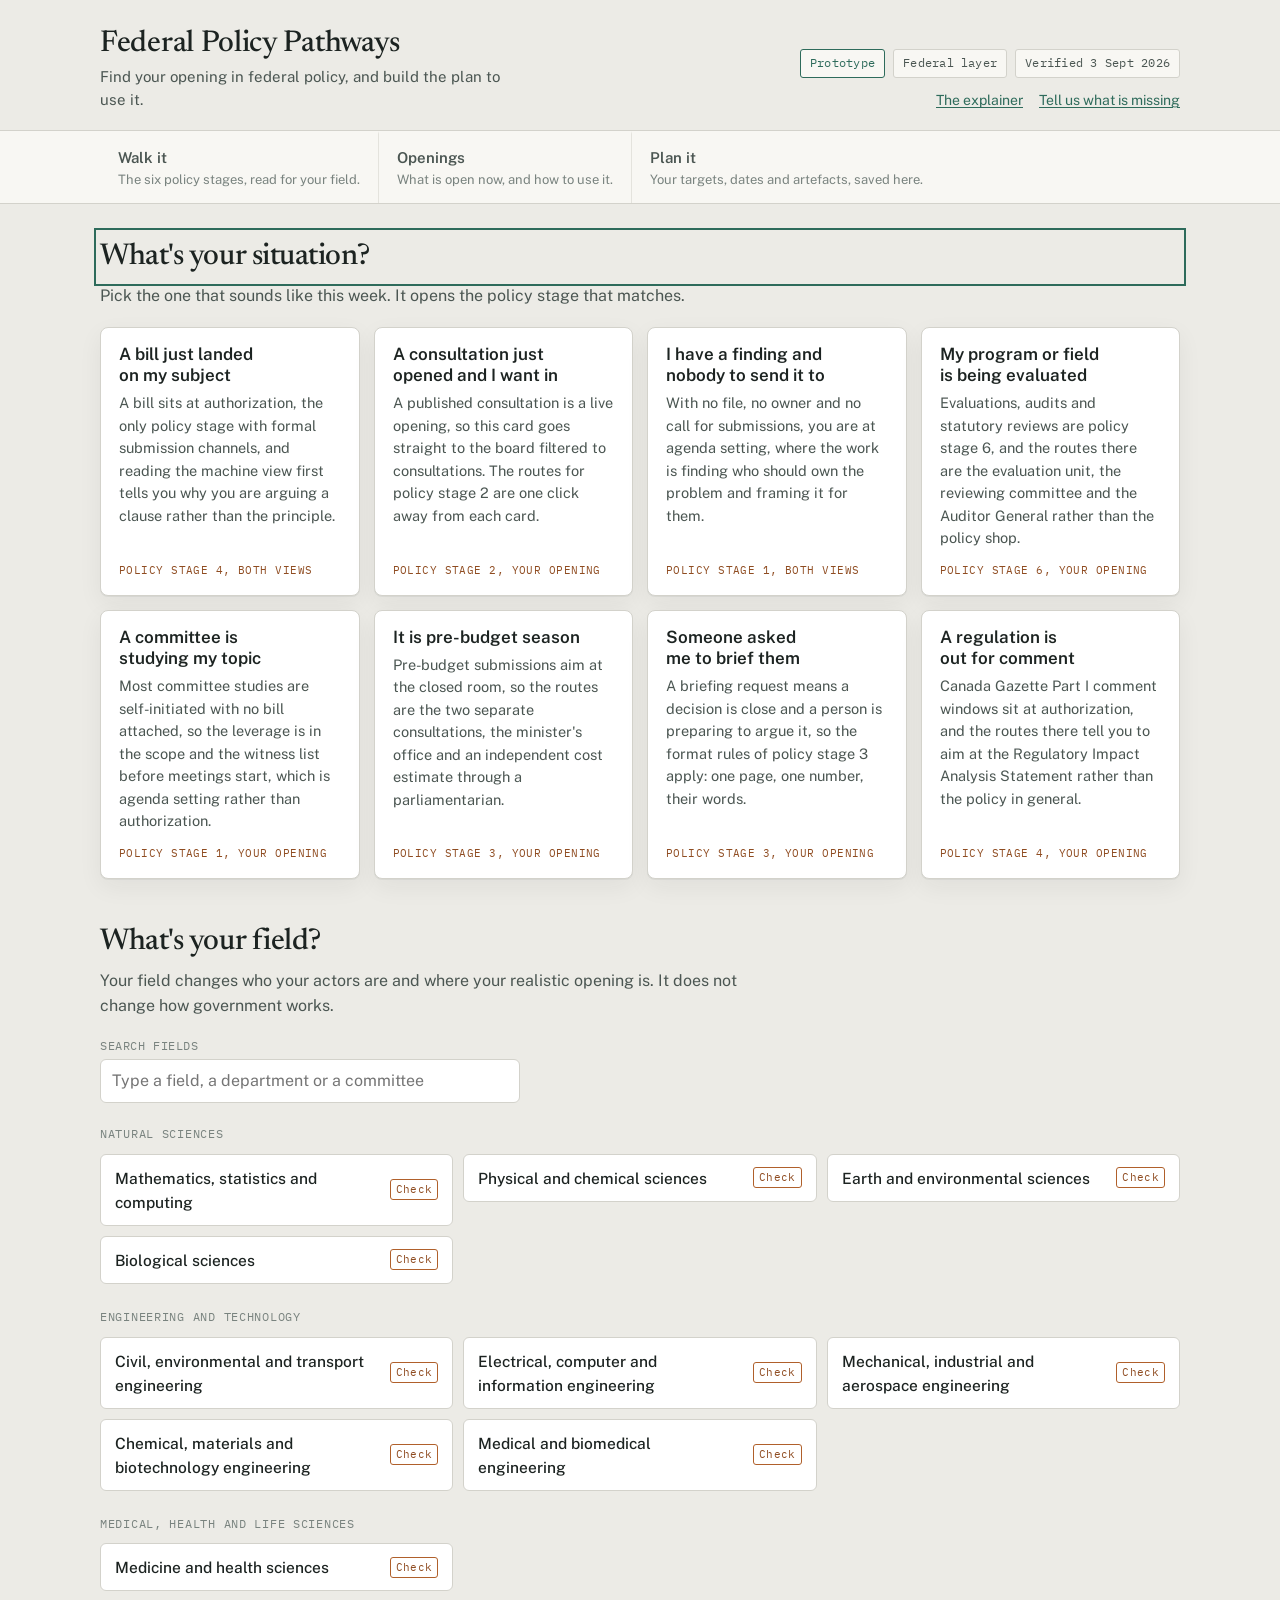
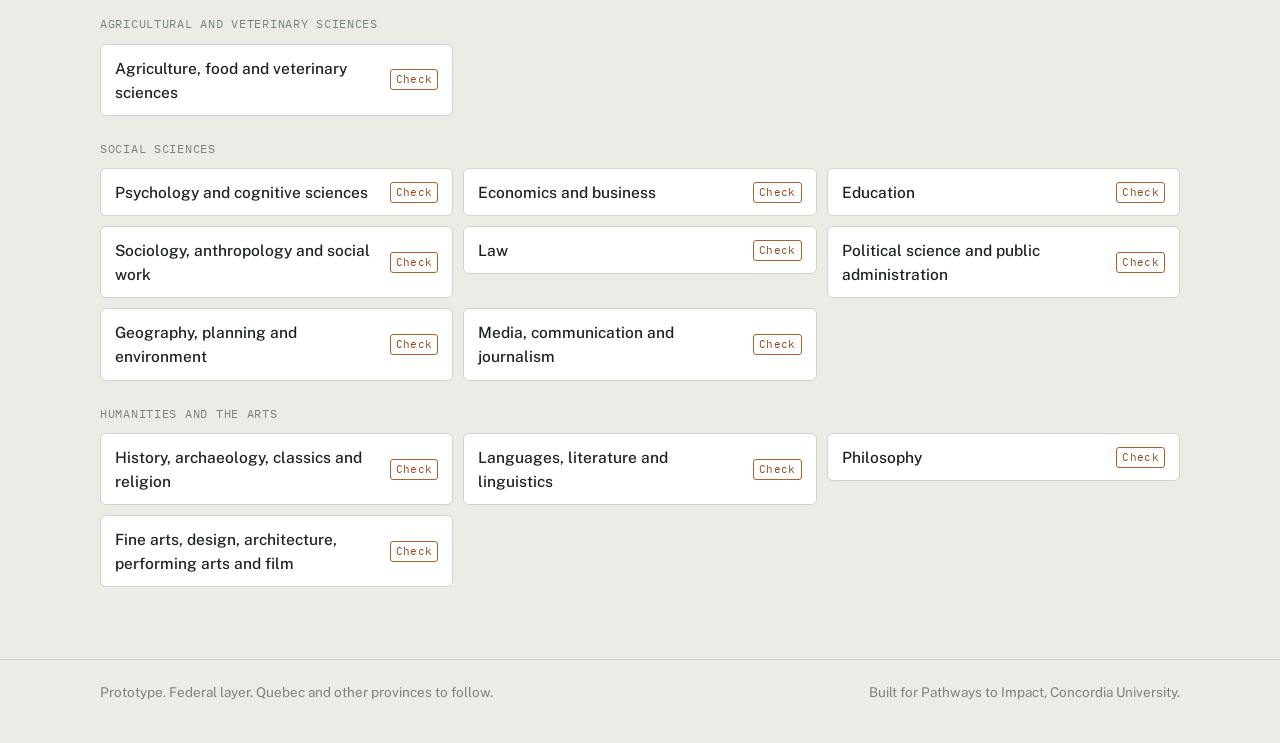
<file: tool/index.html>
<!doctype html>
<html lang="en-CA">
<head>
<meta charset="utf-8">
<meta name="viewport" content="width=device-width, initial-scale=1">
<title>Federal Policy Pathways: the tool</title>
<meta name="description" content="Walk the six policy stages for your field, see what is open in Ottawa right now, and build a plan you can print.">
<link rel="stylesheet" href="https://fonts.googleapis.com/css2?family=Newsreader:ital,opsz,wght@0,6..72,400;0,6..72,500;0,6..72,600;1,6..72,400;1,6..72,500&family=Public+Sans:ital,wght@0,400;0,500;0,600;0,700;1,400&family=IBM+Plex+Mono:wght@400;500&display=swap">
<link rel="stylesheet" href="styles.css">
<link rel="stylesheet" href="print.css" media="print">
</head>
<body>

<a class="pt-skip" href="#pt-outlet">Skip to content</a>

<header class="masthead pt-masthead" id="pt-masthead"></header>

<nav class="pt-modebar" id="pt-modebar" aria-label="Modes"></nav>

<div class="pt-contextbar" id="pt-context" hidden></div>

<div class="pt-notices" id="pt-notices" hidden></div>

<main class="pt-outlet" id="pt-outlet" tabindex="-1"></main>

<div class="pt-sr" id="pt-live" aria-live="polite" aria-atomic="true"></div>

<footer class="pt-footer" id="pt-footer"></footer>

<script src="app.js"></script>
<script src="feeds-live.js"></script>
<script src="mode-walk.js"></script>
<script src="mode-openings.js"></script>
<script src="mode-plan.js"></script>
<script>PolicyTool.boot();</script>

</body>
</html>
</file>
<file: tool/styles.css>
/* Federal Policy Pathways: the tool.
   Owner: Opus UX. Built to docs/design-spec.md.
   Order: v1 tokens, v1 inherited components, pt- shell, pt- shared, mode blocks, media queries.
   Every new class is prefixed pt-. State classes are is- or has- and are never styled bare. */

/* ============================================================
   1. Tokens. Copied from v1, plus appendix A.
   ============================================================ */
:root {
  --ground: #ECEBE6;
  --surface: #F8F7F3;
  --surface-2: #FFFFFF;
  --ink: #1C2321;
  --ink-2: #4B5652;
  --ink-3: #79837F;
  --line: #D3D2CB;
  --line-2: #E4E3DD;
  --accent: #2E6B5B;
  --accent-ink: #FFFFFF;
  --accent-soft: #DCE8E3;
  --copper: #B0602B;
  --copper-ink: #FFFFFF;
  --copper-soft: #F2E3D6;
  --meter-on: #1C2321;
  --meter-off: #D3D2CB;
  --shadow: 0 1px 0 rgba(28,35,33,0.06), 0 8px 24px rgba(28,35,33,0.06);
  --serif: "Newsreader", Georgia, "Times New Roman", serif;
  --sans: "Public Sans", system-ui, -apple-system, "Segoe UI", Helvetica, Arial, sans-serif;
  --mono: "IBM Plex Mono", ui-monospace, SFMono-Regular, Menlo, Consolas, monospace;
  /* Appendix A */
  --copper-text: #8F4C21;
  --tier-1: #2E6B5B;
  --tier-2: #79837F;
  --tier-3: #B0602B;
  --warn-soft: #F7EFD9;
  --error-soft: #F6E2DE;
  --error-ink: #8C2F1E;
}
@media (prefers-color-scheme: dark) {
  :root:not([data-theme="light"]) {
    --ground: #151918;
    --surface: #1C2220;
    --surface-2: #242B29;
    --ink: #E8E6DF;
    --ink-2: #B5BCB7;
    --ink-3: #8B948F;
    --line: #353D3A;
    --line-2: #2B3330;
    --accent: #6FB39D;
    --accent-ink: #10201B;
    --accent-soft: #23362F;
    --copper: #D98D57;
    --copper-ink: #211610;
    --copper-soft: #3B2A1E;
    --meter-on: #E8E6DF;
    --meter-off: #3A423F;
    --shadow: 0 1px 0 rgba(0,0,0,0.3), 0 8px 24px rgba(0,0,0,0.35);
    --copper-text: #D98D57;
    --tier-1: #6FB39D;
    --tier-2: #8B948F;
    --tier-3: #D98D57;
    --warn-soft: #332C18;
    --error-soft: #3A211D;
    --error-ink: #E39182;
  }
}
:root[data-theme="dark"] {
  --ground: #151918;
  --surface: #1C2220;
  --surface-2: #242B29;
  --ink: #E8E6DF;
  --ink-2: #B5BCB7;
  --ink-3: #8B948F;
  --line: #353D3A;
  --line-2: #2B3330;
  --accent: #6FB39D;
  --accent-ink: #10201B;
  --accent-soft: #23362F;
  --copper: #D98D57;
  --copper-ink: #211610;
  --copper-soft: #3B2A1E;
  --meter-on: #E8E6DF;
  --meter-off: #3A423F;
  --shadow: 0 1px 0 rgba(0,0,0,0.3), 0 8px 24px rgba(0,0,0,0.35);
  --copper-text: #D98D57;
  --tier-1: #6FB39D;
  --tier-2: #8B948F;
  --tier-3: #D98D57;
  --warn-soft: #332C18;
  --error-soft: #3A211D;
  --error-ink: #E39182;
}

/* ============================================================
   2. Base and v1 inherited components.
   ============================================================ */
* { box-sizing: border-box; }
html { -webkit-text-size-adjust: 100%; }
body {
  margin: 0;
  background: var(--ground);
  color: var(--ink);
  font-family: var(--sans);
  font-size: 16px;
  line-height: 1.55;
}
a { color: var(--accent); text-decoration-thickness: 1px; text-underline-offset: 2px; }
a:hover { text-decoration-thickness: 2px; }
button { font: inherit; color: inherit; }
:focus-visible { outline: 2px solid var(--accent); outline-offset: 2px; }
.wrap { max-width: 1120px; margin: 0 auto; padding: 0 20px; }

.masthead { padding: 28px 0 18px; border-bottom: 1px solid var(--line); }
.masthead .wrap { display: flex; flex-wrap: wrap; align-items: flex-end; justify-content: space-between; gap: 12px 24px; }
.brand { display: flex; flex-direction: column; gap: 4px; }
.brand h1 { font-family: var(--serif); font-weight: 500; font-size: 30px; line-height: 1.1; margin: 0; letter-spacing: -0.01em; text-wrap: balance; }
.brand p { margin: 0; color: var(--ink-2); font-size: 15px; max-width: 46ch; }
.chips { display: flex; flex-wrap: wrap; gap: 8px; align-items: center; }
.chip { font-family: var(--mono); font-size: 12px; letter-spacing: 0.02em; padding: 4px 9px; border: 1px solid var(--line); border-radius: 3px; color: var(--ink-2); background: var(--surface); white-space: nowrap; }
.chip.accent { border-color: var(--accent); color: var(--accent); }

/* Stage track */
.track-wrap { border-bottom: 1px solid var(--line); background: var(--surface); }
.track-wrap > .wrap { padding: 0; }
.track { display: grid; grid-template-columns: repeat(6, minmax(150px, 1fr)); gap: 0; overflow-x: auto; scroll-snap-type: x proximity; -webkit-overflow-scrolling: touch; }
.stage-btn {
  appearance: none; background: transparent; border: 0; border-top: 3px solid transparent; border-right: 1px solid var(--line-2);
  padding: 14px 14px 16px; text-align: left; cursor: pointer; display: flex; flex-direction: column; gap: 6px; min-height: 108px; scroll-snap-align: start;
  color: var(--ink-2); transition: background 120ms ease, color 120ms ease;
}
.stage-btn:last-child { border-right: 0; }
.stage-btn:hover { background: var(--surface-2); color: var(--ink); }
.stage-btn[aria-pressed="true"] { border-top-color: var(--accent); color: var(--ink); background: var(--surface-2); }
.stage-btn .num { font-family: var(--mono); font-size: 12px; letter-spacing: 0.04em; color: var(--ink-3); }
.stage-btn[aria-pressed="true"] .num { color: var(--accent); }
.stage-btn .name { font-weight: 600; font-size: 15px; line-height: 1.2; }
.stage-btn .line { font-size: 13px; color: var(--ink-3); line-height: 1.3; }
.meter { display: inline-flex; gap: 3px; margin-top: auto; padding-top: 6px; }
.meter i { width: 9px; height: 9px; background: var(--meter-off); display: inline-block; }
.meter i.on { background: var(--meter-on); }
.meter.big i { width: 14px; height: 14px; }
.meter--copper i.on { background: var(--copper); }
.stage-btn .meter-label { font-family: var(--mono); font-size: 11px; color: var(--ink-3); }

/* Stage panel */
.stage { padding: 26px 0 40px; }
.stage-head { display: grid; grid-template-columns: 1fr; gap: 6px; margin-bottom: 20px; }
.eyebrow { font-family: var(--mono); font-size: 12px; letter-spacing: 0.06em; text-transform: uppercase; color: var(--ink-3); }
.stage-head h2 { font-family: var(--serif); font-weight: 500; font-size: 40px; line-height: 1.05; margin: 0; letter-spacing: -0.015em; text-wrap: balance; }
.stage-head h2:focus { outline: none; }
.stage-head h2:focus-visible { outline: 2px solid var(--accent); outline-offset: 4px; }
.stage-head .tag { font-family: var(--serif); font-style: italic; font-size: 21px; color: var(--ink-2); margin: 2px 0 0; }

.controls { position: sticky; top: 0; z-index: 5; background: var(--ground); padding: 10px 0 12px; display: flex; flex-wrap: wrap; align-items: center; justify-content: space-between; gap: 10px; }
.seg { display: inline-flex; border: 1px solid var(--line); border-radius: 6px; background: var(--surface); padding: 3px; gap: 2px; }
.seg button { appearance: none; border: 0; background: transparent; padding: 8px 14px; border-radius: 4px; font-weight: 600; font-size: 14px; cursor: pointer; color: var(--ink-2); display: inline-flex; align-items: center; gap: 8px; }
.seg button .dot { width: 8px; height: 8px; border-radius: 50%; background: var(--line); }
.seg button[aria-pressed="true"] { color: var(--ink); background: var(--surface-2); box-shadow: 0 1px 0 rgba(0,0,0,0.05); }
.seg button[data-view="process"][aria-pressed="true"] .dot { background: var(--accent); }
.seg button[data-view="influence"][aria-pressed="true"] .dot { background: var(--copper); }
.seg button[data-view="both"][aria-pressed="true"] .dot { background: linear-gradient(90deg, var(--accent) 50%, var(--copper) 50%); }
.seg button[data-view="both"] { display: none; }
.pager { display: flex; gap: 8px; }
.pager button { appearance: none; border: 1px solid var(--line); background: var(--surface); border-radius: 6px; padding: 8px 12px; font-size: 14px; cursor: pointer; color: var(--ink-2); }
.pager button:hover:not(:disabled) { color: var(--ink); border-color: var(--ink-3); }
.pager button:disabled { opacity: 0.4; cursor: default; }

.panes { display: grid; grid-template-columns: 1fr; gap: 24px; margin-top: 8px; }
.pane { background: var(--surface-2); border: 1px solid var(--line); border-radius: 8px; padding: 26px 26px 28px; box-shadow: var(--shadow); min-width: 0; }
.pane[hidden] { display: none; }
.pane-title { display: flex; align-items: center; gap: 10px; margin: 0 0 14px; font-family: var(--mono); font-size: 12px; letter-spacing: 0.08em; text-transform: uppercase; color: var(--ink-3); }
.pane-title::before { content: ""; width: 10px; height: 10px; border-radius: 50%; background: var(--accent); }
.pane.influence .pane-title::before { background: var(--copper); }
.lead { font-family: var(--serif); font-size: 21px; line-height: 1.4; margin: 0 0 22px; color: var(--ink); max-width: 62ch; text-wrap: pretty; }

.sec { display: grid; grid-template-columns: 150px 1fr; gap: 6px 18px; padding: 14px 0; border-top: 1px solid var(--line-2); }
.sec:last-child { padding-bottom: 0; }
.sec h4 { margin: 0; font-family: var(--mono); font-size: 12px; letter-spacing: 0.06em; text-transform: uppercase; color: var(--ink-3); padding-top: 3px; }
.sec div { max-width: 66ch; min-width: 0; }
.sec p { margin: 0 0 8px; color: var(--ink); }
.sec p:last-child { margin-bottom: 0; }
.sec ul { margin: 0; padding-left: 18px; }
.sec li { margin: 0 0 6px; }
.sec li:last-child { margin-bottom: 0; }
.signals li::marker { color: var(--accent); }
.tracks { display: grid; gap: 12px; }
.tracklet { border: 1px solid var(--line-2); border-radius: 6px; padding: 12px 14px; background: var(--surface); }
.tracklet h5 { margin: 0 0 6px; font-size: 15px; font-weight: 700; }
.tracklet p { margin: 0; font-size: 15px; color: var(--ink-2); }

.verdict { display: grid; grid-template-columns: auto 1fr; gap: 14px 18px; align-items: center; padding: 14px 16px; border-radius: 6px; background: var(--copper-soft); margin-bottom: 20px; }
.verdict .meter { margin: 0; padding: 0; }
.verdict .meter i.on { background: var(--copper); }
.verdict .open-label { font-family: var(--mono); font-size: 12px; letter-spacing: 0.04em; color: var(--ink-2); margin-top: 6px; }
.verdict .say { font-family: var(--serif); font-style: italic; font-size: 20px; line-height: 1.3; margin: 0; text-wrap: pretty; }
.routes-label { display: flex; justify-content: space-between; align-items: baseline; gap: 12px; font-family: var(--mono); font-size: 12px; font-weight: 400; letter-spacing: 0.06em; text-transform: uppercase; color: var(--ink-3); margin: 0 0 8px; }
.routes { list-style: none; margin: 0; padding: 0; display: grid; gap: 0; counter-reset: route; }
.route { border-top: 1px solid var(--line-2); padding: 16px 0 16px 44px; position: relative; counter-increment: route; }
.route::before { content: counter(route); position: absolute; left: 0; top: 14px; width: 28px; height: 28px; border-radius: 50%; border: 1.5px solid var(--copper); color: var(--copper); font-family: var(--mono); font-size: 13px; display: grid; place-items: center; }
.route h5 { margin: 0 0 4px; font-size: 17px; font-weight: 700; line-height: 1.25; text-wrap: balance; }
.route .oneliner { margin: 0 0 10px; color: var(--ink-2); max-width: 62ch; }
.kv { display: grid; grid-template-columns: 82px 1fr; gap: 4px 12px; font-size: 14.5px; max-width: 62ch; }
.kv dt { font-family: var(--mono); font-size: 11.5px; letter-spacing: 0.05em; text-transform: uppercase; color: var(--ink-3); padding-top: 3px; }
.kv dd { margin: 0; }
details.rules { margin-top: 10px; }
details.rules summary { cursor: pointer; font-weight: 600; font-size: 14px; color: var(--accent); list-style: none; display: inline-flex; align-items: center; gap: 6px; }
details.rules summary::-webkit-details-marker { display: none; }
details.rules summary::before { content: "+"; font-family: var(--mono); width: 16px; height: 16px; border: 1px solid var(--accent); border-radius: 3px; display: inline-grid; place-items: center; font-size: 12px; line-height: 1; }
details.rules[open] summary::before { content: "\2013"; }
details.rules ul { margin: 8px 0 0; padding-left: 18px; font-size: 14.5px; max-width: 62ch; }
details.rules li { margin-bottom: 5px; }
.v { font-family: var(--mono); font-size: 11px; letter-spacing: 0.03em; color: var(--accent); border: 1px solid var(--accent); border-radius: 3px; padding: 1px 5px; white-space: nowrap; vertical-align: middle; }
.v.check { color: var(--copper-text); border-color: var(--copper); }
.assets { border-top: 1px solid var(--line-2); margin-top: 6px; padding-top: 16px; display: grid; grid-template-columns: 150px 1fr; gap: 6px 18px; }
.assets h4 { margin: 0; font-family: var(--mono); font-size: 12px; letter-spacing: 0.06em; text-transform: uppercase; color: var(--ink-3); padding-top: 3px; }
.assets ul { margin: 0; padding-left: 18px; max-width: 62ch; }
.assets li { margin-bottom: 6px; }
.mistake { margin-top: 18px; padding: 14px 16px; border-left: 3px solid var(--copper); background: var(--surface); border-radius: 0 6px 6px 0; max-width: 66ch; }
.mistake h4 { margin: 0 0 4px; font-family: var(--mono); font-size: 12px; letter-spacing: 0.06em; text-transform: uppercase; color: var(--copper-text); }
.mistake p { margin: 0; }

/* ============================================================
   3. Shell.
   ============================================================ */
.pt-sr {
  position: absolute; width: 1px; height: 1px; padding: 0; margin: -1px;
  overflow: hidden; clip: rect(0 0 0 0); clip-path: inset(50%); white-space: nowrap; border: 0;
}
.pt-skip {
  position: absolute; left: -9999px; top: 0; z-index: 20;
  background: var(--surface-2); color: var(--ink); border: 1px solid var(--accent);
  padding: 10px 16px; border-radius: 0 0 6px 0;
}
.pt-skip:focus { left: 0; }

.pt-masthead__links { display: flex; gap: 16px; align-items: center; margin-top: 4px; font-size: 14px; }
.pt-masthead__col { display: flex; flex-direction: column; align-items: flex-end; gap: 8px; }

.pt-modebar { border-bottom: 1px solid var(--line); background: var(--surface); }
.pt-modebar .wrap { display: flex; gap: 0; overflow-x: auto; }
.pt-modebar button {
  appearance: none; background: transparent; border: 0; border-top: 3px solid transparent;
  border-right: 1px solid var(--line-2); padding: 12px 18px 14px; text-align: left; cursor: pointer;
  display: flex; flex-direction: column; gap: 3px; color: var(--ink-2); min-width: 0;
  transition: background 120ms ease, color 120ms ease;
}
.pt-modebar button:last-child { border-right: 0; }
.pt-modebar button:hover { background: var(--surface-2); color: var(--ink); }
.pt-modebar button[aria-pressed="true"] { border-top-color: var(--accent); color: var(--ink); background: var(--surface-2); }
.pt-modebar__label { font-weight: 600; font-size: 15px; white-space: nowrap; }
.pt-modebar__sub { font-size: 13px; color: var(--ink-3); line-height: 1.3; }
.pt-modebar__count {
  display: inline-block; margin-left: 8px; min-width: 20px; padding: 0 6px; border-radius: 999px;
  background: var(--copper); color: var(--copper-ink); font-family: var(--mono); font-size: 11px;
  line-height: 18px; text-align: center; vertical-align: 1px;
}

.pt-contextbar { background: var(--surface); border-bottom: 1px solid var(--line); border-left: 3px solid var(--line); font-size: 14px; }
.pt-contextbar.has-discipline { border-left-color: var(--copper); }
.pt-contextbar .wrap { display: flex; flex-wrap: wrap; align-items: center; gap: 8px 18px; padding-top: 8px; padding-bottom: 8px; }
.pt-contextbar__item { display: inline-flex; align-items: center; gap: 6px; color: var(--ink-2); }
.pt-contextbar__item b { font-weight: 600; color: var(--ink); }
.pt-contextbar__clear {
  appearance: none; background: none; border: 0; cursor: pointer; color: var(--ink-3);
  font-size: 18px; line-height: 1; padding: 6px 4px;
}
.pt-contextbar__clear:hover { color: var(--copper-text); }
.pt-contextbar__restart { margin-left: auto; }

.pt-outlet { display: block; }
.pt-outlet:focus { outline: none; }

.pt-footer { padding: 22px 0 40px; color: var(--ink-3); font-size: 13.5px; border-top: 1px solid var(--line); margin-top: 8px; }
.pt-footer .wrap { display: flex; flex-wrap: wrap; gap: 8px 24px; justify-content: space-between; }

.pt-notices { padding-top: 16px; }
.pt-notices .pt-banner:last-child { margin-bottom: 0; }

/* ============================================================
   4. Shared components.
   ============================================================ */
.pt-btn {
  appearance: none; border: 1px solid var(--line); background: var(--surface-2); color: var(--ink);
  border-radius: 6px; padding: 9px 14px; font-size: 14.5px; font-weight: 600; cursor: pointer;
  transition: border-color 120ms ease, background 120ms ease, color 120ms ease;
}
.pt-btn:hover { border-color: var(--ink-3); }
.pt-btn:disabled { opacity: 0.45; cursor: default; }
.pt-btn--copper { border-color: var(--copper); color: var(--copper-text); }
.pt-btn--copper:hover { background: var(--copper-soft); border-color: var(--copper); }
.pt-btn--copper[aria-pressed="true"] { background: var(--copper); border-color: var(--copper); color: var(--copper-ink); }
.pt-btn--ghost { border-color: transparent; background: transparent; color: var(--accent); padding-left: 4px; padding-right: 4px; }
.pt-btn--ghost:hover { border-color: var(--line); background: var(--surface); }

.pt-stagechip {
  appearance: none; border: 1px solid var(--line); background: var(--surface); color: var(--ink-2);
  border-radius: 999px; padding: 4px 11px; font-family: var(--mono); font-size: 12px; cursor: pointer; white-space: nowrap;
}
.pt-stagechip:hover { border-color: var(--accent); color: var(--accent); }
.pt-stagechip[disabled] { cursor: default; }
.pt-stagechip[disabled]:hover { border-color: var(--line); color: var(--ink-2); }

.pt-kindchip {
  appearance: none; border: 1px solid var(--line); background: var(--surface-2); color: var(--ink-2);
  border-radius: 999px; padding: 5px 12px; font-size: 13.5px; cursor: pointer;
}
.pt-kindchip[aria-pressed="true"] { border-color: var(--copper); background: var(--copper-soft); color: var(--copper-text); }

.pt-empty { border: 1px solid var(--line); border-radius: 8px; background: var(--surface); padding: 28px 24px; max-width: 62ch; }
.pt-empty h3 { margin: 0 0 6px; font-family: var(--serif); font-weight: 500; font-size: 22px; letter-spacing: -0.01em; }
.pt-empty p { margin: 0 0 14px; color: var(--ink-2); }
.pt-empty p:last-child { margin-bottom: 0; }

.pt-skeleton { background: var(--line-2); border-radius: 8px; height: 132px; margin-bottom: 16px; animation: pt-pulse 1.4s ease-in-out infinite; }
@keyframes pt-pulse { 0%, 100% { opacity: 1; } 50% { opacity: 0.55; } }

.pt-banner {
  display: flex; flex-wrap: wrap; align-items: center; gap: 8px 14px;
  border: 1px solid var(--line); border-left-width: 3px; border-radius: 0 6px 6px 0;
  background: var(--surface); padding: 12px 16px; margin: 0 0 18px; font-size: 14.5px; color: var(--ink-2);
}
.pt-banner p { margin: 0; }
.pt-banner--info { border-left-color: var(--accent); }
.pt-banner--warn { border-left-color: var(--copper); background: var(--warn-soft); }
.pt-banner--error { border-left-color: var(--error-ink); background: var(--error-soft); color: var(--error-ink); }
.pt-banner .pt-btn { padding: 5px 10px; font-size: 13.5px; }

.pt-field { display: grid; gap: 4px; margin-bottom: 14px; }
.pt-field > label { font-family: var(--mono); font-size: 11.5px; letter-spacing: 0.05em; text-transform: uppercase; color: var(--ink-3); }
.pt-field input, .pt-field select, .pt-field textarea {
  font: inherit; color: var(--ink); background: var(--surface-2);
  border: 1px solid var(--line); border-radius: 6px; padding: 9px 11px; width: 100%; max-width: 66ch;
}
.pt-field textarea { min-height: 88px; resize: vertical; }

/* Opening card. The only place this markup exists: ui.openingCard(). */
.pt-board { list-style: none; margin: 0; padding: 0; display: grid; gap: 16px; }
.pt-opening {
  background: var(--surface-2); border: 1px solid var(--line); border-left: 3px solid var(--line);
  border-radius: 0 8px 8px 0; padding: 18px 20px 16px; box-shadow: var(--shadow); height: 100%;
  display: flex; flex-direction: column; gap: 10px;
}
.pt-opening.is-inplan { border-left-color: var(--copper); }
.pt-opening.is-expired { opacity: 0.55; box-shadow: none; }
.pt-opening__head { display: grid; gap: 4px; }
.pt-opening__title { margin: 0; font-size: 17px; font-weight: 700; line-height: 1.25; text-wrap: balance; }
.pt-opening__title a { color: var(--ink); text-decoration-color: var(--line); }
.pt-opening__title a:hover { color: var(--accent); }
.pt-opening__closes { margin: 0; font-family: var(--mono); font-size: 12.5px; color: var(--ink-2); font-variant-numeric: tabular-nums; }
.pt-opening.is-soon .pt-opening__closes { color: var(--copper-text); font-weight: 500; }
.pt-opening__body { margin: 0; color: var(--ink-2); font-size: 15px; max-width: 62ch; }
.pt-opening__meta { list-style: none; margin: 0; padding: 0; display: flex; flex-wrap: wrap; gap: 8px 12px; align-items: center; font-size: 13px; color: var(--ink-3); }
.pt-opening__kind { font-family: var(--mono); font-size: 12px; text-transform: uppercase; letter-spacing: 0.04em; }
.pt-opening__tip { border-left: 3px solid var(--copper); background: var(--surface); border-radius: 0 6px 6px 0; padding: 12px 14px; max-width: 62ch; }
.pt-opening__tip h4 { margin: 0 0 4px; font-family: var(--mono); font-size: 12px; letter-spacing: 0.06em; text-transform: uppercase; color: var(--copper-text); }
.pt-opening__tip p { margin: 0; font-size: 14.5px; }
.pt-opening__tip--none p { color: var(--ink-3); }
.pt-opening__actions { margin-top: auto; padding-top: 4px; display: flex; flex-wrap: wrap; gap: 10px; align-items: center; }
.pt-opening__closed { font-family: var(--mono); font-size: 12px; text-transform: uppercase; letter-spacing: 0.05em; color: var(--ink-3); }

/* ============================================================
   5. Front doors.
   ============================================================ */
.pt-doors { padding: 30px 0 40px; }
.pt-doors__block { margin-bottom: 40px; }
.pt-doors__block:last-child { margin-bottom: 0; }
.pt-doors h2 { font-family: var(--serif); font-weight: 500; font-size: 30px; margin: 0 0 4px; letter-spacing: -0.015em; }
.pt-doors h2:focus { outline: none; }
.pt-doors h2:focus-visible { outline: 2px solid var(--accent); outline-offset: 4px; }
.pt-doors__sub { margin: 0 0 18px; color: var(--ink-2); max-width: 66ch; }

.pt-situations { list-style: none; margin: 0; padding: 0; display: grid; gap: 14px; grid-template-columns: 1fr; }
.pt-situation {
  appearance: none; width: 100%; height: 100%; text-align: left; cursor: pointer;
  background: var(--surface-2); border: 1px solid var(--line); border-radius: 8px;
  padding: 16px 18px; display: flex; flex-direction: column; gap: 6px; box-shadow: var(--shadow);
  transition: border-color 120ms ease;
}
.pt-situation:hover { border-color: var(--copper); }
.pt-situation__label { font-weight: 600; font-size: 17px; line-height: 1.25; text-wrap: balance; }
.pt-situation__note { font-size: 14.5px; color: var(--ink-2); }
.pt-situation__target { margin-top: auto; padding-top: 6px; font-family: var(--mono); font-size: 11px; letter-spacing: 0.04em; text-transform: uppercase; color: var(--copper-text); }

.pt-picker__search { max-width: 420px; margin-bottom: 22px; }
.pt-picker__group { margin-bottom: 24px; }
.pt-picker__group h3 { font-family: var(--mono); font-size: 12px; letter-spacing: 0.06em; text-transform: uppercase; color: var(--ink-3); margin: 0 0 10px; font-weight: 400; }
.pt-picker__list { list-style: none; margin: 0; padding: 0; display: grid; gap: 10px; grid-template-columns: 1fr; }
.pt-discipline {
  appearance: none; width: 100%; text-align: left; cursor: pointer;
  background: var(--surface-2); border: 1px solid var(--line); border-radius: 6px;
  padding: 11px 14px; display: flex; flex-wrap: nowrap; align-items: center;
  justify-content: space-between; gap: 10px;
  transition: border-color 120ms ease, color 120ms ease;
}
.pt-discipline:hover { border-color: var(--copper); }
.pt-discipline.is-selected { border-color: var(--copper); background: var(--copper-soft); }
.pt-discipline__name { font-weight: 500; font-size: 15.5px; flex: 1 1 auto; min-width: 0; }
.pt-discipline .v { flex: none; }
.pt-discipline mark { background: var(--accent-soft); color: inherit; padding: 0 1px; }

/* ============================================================
   6. Mode A: Walk it.
   ============================================================ */
.pt-walk__hint { font-size: 14px; color: var(--ink-3); padding: 10px 0 0; margin: 0; }
.pt-openflag {
  font-family: var(--mono); font-size: 10.5px; letter-spacing: 0.04em; text-transform: uppercase;
  border-radius: 3px; padding: 2px 6px; align-self: flex-start; line-height: 1.35;
}
.pt-openflag--best { background: var(--copper); color: var(--copper-ink); border: 1px solid var(--copper); }
.pt-openflag--also { color: var(--copper-text); border: 1px solid var(--copper); }

.pt-opennote { margin: 0 0 20px; padding: 14px 16px; border-left: 3px solid var(--copper); background: var(--surface); border-radius: 0 6px 6px 0; max-width: 66ch; }
.pt-opennote h3 { margin: 0 0 4px; font-family: var(--mono); font-size: 12px; letter-spacing: 0.06em; text-transform: uppercase; color: var(--copper-text); font-weight: 400; }
.pt-opennote p { margin: 0 0 6px; }

.pt-actors { border: 1px solid var(--line); border-radius: 8px; background: var(--surface); padding: 18px 20px; margin: 0 0 22px; }
.pt-actors h3 { margin: 0 0 14px; font-family: var(--mono); font-size: 12px; letter-spacing: 0.08em; text-transform: uppercase; color: var(--ink-3); font-weight: 400; display: flex; align-items: center; gap: 10px; }
.pt-actors h3::before { content: ""; width: 10px; height: 10px; border-radius: 50%; background: var(--accent); flex: none; }
.pt-actors__grid { display: grid; grid-template-columns: 1fr; gap: 16px 24px; }
.pt-actors__col h4 { margin: 0 0 6px; font-size: 14px; font-weight: 700; }
.pt-actors__col ul { margin: 0; padding-left: 18px; }
.pt-actors__col li { margin-bottom: 4px; font-size: 14.5px; color: var(--ink-2); }
.pt-actors__none { color: var(--ink-3); font-size: 14.5px; margin: 0; display: flex; align-items: center; gap: 8px; flex-wrap: wrap; }
.pt-actors__carriers { margin: 16px 0 0; padding-top: 12px; border-top: 1px solid var(--line-2); font-size: 14.5px; color: var(--ink-2); max-width: 72ch; }

.pt-weight { display: inline-flex; align-items: center; gap: 8px; margin-left: 10px; vertical-align: 2px; }
.pt-weight .meter { margin: 0; padding: 0; }
.pt-weight .meter i { width: 7px; height: 7px; }
.pt-weight__label { font-family: var(--mono); font-size: 11px; letter-spacing: 0.03em; color: var(--copper-text); }
.pt-route-hint { font-size: 14px; color: var(--ink-3); margin: 0 0 10px; }
.pt-walk__cross { margin: 22px 0 0; padding-top: 16px; border-top: 1px solid var(--line-2); }

.pt-sitting { display: flex; align-items: baseline; gap: 8px; flex-wrap: wrap; font-size: 14px; color: var(--ink-2); margin: 14px 0 0; padding-left: 12px; border-left: 3px solid var(--tier-2); }
.pt-sitting.is-sitting { border-left-color: var(--tier-1); }
.pt-sitting.is-recess { border-left-color: var(--tier-3); }

/* ============================================================
   7. Mode roots. Openings and Plan it. Openings and Plan it have no styled h2
   of their own yet: mode-walk's is .stage-head h2, the doors' is
   .pt-doors h2. Same treatment, new selector.
   ============================================================ */
.pt-openings h2, .pt-plan h2 {
  font-family: var(--serif); font-weight: 500; font-size: 30px; margin: 0 0 4px;
  letter-spacing: -0.015em;
}
.pt-openings h2:focus, .pt-plan h2:focus { outline: none; }
.pt-openings h2:focus-visible, .pt-plan h2:focus-visible { outline: 2px solid var(--accent); outline-offset: 4px; }

/* ============================================================
   8. Mode B: Openings. Board. styles.css carries .pt-board's base grid and gap.
   The two-column breakpoint belongs to Mode B, which did not
   exist when styles.css was written, so it lands here.
   ============================================================ */
.pt-board { margin: 0 0 28px; }

/* ============================================================
   9. Freshness banner, 3.12 and 4.4.
   ============================================================ */
.pt-freshness {
  border: 1px solid var(--line); border-radius: 8px; background: var(--surface);
  padding: 14px 16px; margin: 0 0 18px; display: grid; gap: 8px;
}
.pt-freshness__line {
  margin: 0; padding-left: 12px; border-left: 3px solid var(--line-2);
  font-size: 14px; color: var(--ink-2); display: flex; flex-wrap: wrap;
  align-items: baseline; gap: 4px 8px;
}
.pt-freshness__line--live { border-left-color: var(--tier-1); }
.pt-freshness__line--build { border-left-color: var(--tier-2); }
.pt-freshness__line--curated { border-left-color: var(--tier-3); }
.pt-freshness__line--warn { border-left-color: var(--copper); background: var(--warn-soft); color: var(--copper-text); padding: 6px 10px 6px 12px; border-radius: 0 6px 6px 0; }
.pt-freshness__line--error { border-left-color: var(--error-ink); background: var(--error-soft); color: var(--error-ink); padding: 6px 10px 6px 12px; border-radius: 0 6px 6px 0; }
.pt-freshness__line .pt-btn { padding: 3px 10px; font-size: 13px; }
.pt-freshness .pt-sitting { margin: 0; padding-left: 12px; }

/* ============================================================
   10. Filter bar, 3.11.
   ============================================================ */
.pt-filterbar { border: 1px solid var(--line); border-radius: 8px; background: var(--surface); padding: 16px 18px; margin: 0 0 18px; }
.pt-filterbar > summary {
  cursor: pointer; font-weight: 600; font-size: 15px; color: var(--ink); list-style: none;
  display: flex; align-items: center; gap: 8px;
}
.pt-filterbar > summary::-webkit-details-marker { display: none; }
.pt-filterbar > summary::before {
  content: "+"; font-family: var(--mono); width: 18px; height: 18px; border: 1px solid var(--ink-3);
  border-radius: 3px; display: inline-grid; place-items: center; font-size: 13px; line-height: 1; color: var(--ink-3);
}
.pt-filterbar[open] > summary::before { content: "\2013"; }
.pt-filterbar--collapsed > summary { margin-bottom: 0; }
.pt-filterbar--collapsed[open] > summary { margin-bottom: 14px; }
.pt-filterbar__grid { display: grid; grid-template-columns: 1fr; gap: 12px 14px; align-items: end; }
.pt-filterbar__grid .pt-field { margin-bottom: 0; }
.pt-filterbar__kinds { display: flex; flex-wrap: wrap; gap: 8px; margin-top: 14px; }
.pt-filterbar__foot { display: flex; flex-wrap: wrap; align-items: center; justify-content: space-between; gap: 8px 16px; margin-top: 14px; padding-top: 12px; border-top: 1px solid var(--line-2); }
.pt-filterbar__count { margin: 0; font-size: 13.5px; color: var(--ink-3); }

/* ============================================================
   11. News strip. Decorative, so it sits low in the visual order.
   Not itemized in the spec's component table, so plain and small.
   ============================================================ */
.pt-newsstrip { border-top: 1px solid var(--line); padding-top: 18px; margin-top: 6px; }
.pt-newsstrip h3 { font-family: var(--mono); font-size: 12px; letter-spacing: 0.06em; text-transform: uppercase; color: var(--ink-3); font-weight: 400; margin: 0 0 12px; }
.pt-newsstrip__note { margin: -6px 0 12px; font-size: 13px; color: var(--ink-3); }
.pt-newsstrip__list { list-style: none; margin: 0; padding: 0; display: grid; gap: 10px; }
.pt-newsstrip__item { font-size: 14px; line-height: 1.4; }
.pt-newsstrip__item a { color: var(--ink); text-decoration-color: var(--line); }
.pt-newsstrip__item a:hover { color: var(--accent); }
.pt-newsstrip__date { font-family: var(--mono); font-size: 11.5px; color: var(--ink-3); margin-right: 6px; }

/* ============================================================
   12. Mode C: Plan it, 3.14 to 3.16.
   ============================================================ */
.pt-plan__sections { display: grid; gap: 22px; max-width: 780px; }
.pt-plan__section { border: 1px solid var(--line); border-radius: 8px; background: var(--surface); padding: 20px 22px 22px; }
.pt-plan__section > h3 { font-family: var(--serif); font-weight: 500; font-size: 22px; letter-spacing: -0.01em; margin: 0 0 6px; }
.pt-plan__section-note { margin: 0 0 16px; color: var(--ink-2); font-size: 14.5px; max-width: 66ch; }
.pt-plan__section h4 { margin: 18px 0 8px; font-family: var(--mono); font-size: 12px; letter-spacing: 0.06em; text-transform: uppercase; color: var(--ink-3); font-weight: 400; }
.pt-plan__section h4:first-of-type { margin-top: 4px; }

.pt-plan__field-line { display: flex; flex-wrap: wrap; align-items: baseline; gap: 6px; font-size: 14.5px; color: var(--ink-2); margin: 0 0 16px; padding-bottom: 14px; border-bottom: 1px solid var(--line-2); }
.pt-plan__field-line b { color: var(--ink); font-weight: 600; }

.pt-plan__row { display: grid; grid-template-columns: 1fr; gap: 6px; padding: 14px 0; border-top: 1px solid var(--line-2); }
.pt-plan__row:first-child { border-top: 0; padding-top: 0; }
.pt-plan__row-title { margin: 0; font-size: 15.5px; font-weight: 600; }
.pt-plan__row-meta { display: flex; flex-wrap: wrap; gap: 6px 12px; align-items: center; font-size: 13px; color: var(--ink-3); margin: 0; }
.pt-plan__row-links { display: flex; flex-wrap: wrap; gap: 6px 14px; align-items: center; }
.pt-plan__row-foot { display: flex; flex-wrap: wrap; align-items: end; gap: 10px 16px; margin-top: 4px; }
.pt-plan__row-foot .pt-field { margin-bottom: 0; max-width: 220px; }
.pt-plan__row--orphan .pt-plan__row-title { font-style: italic; color: var(--ink-3); font-weight: 500; }

.pt-plan__artefact-group { margin-bottom: 16px; }
.pt-plan__artefact-group:last-child { margin-bottom: 0; }
.pt-plan__artefacts { list-style: none; margin: 0; padding: 0; display: grid; gap: 10px; }
.pt-plan__artefact { display: flex; align-items: flex-start; gap: 10px; font-size: 14.5px; }
.pt-plan__artefact input[type="checkbox"] { margin-top: 3px; flex: none; width: 16px; height: 16px; accent-color: var(--copper); }
.pt-plan__artefact-text { flex: 1 1 auto; }
.pt-plan__artefact-time { display: block; font-family: var(--mono); font-size: 11.5px; color: var(--copper-text); margin-top: 2px; }

.pt-plan__dates-block { margin-bottom: 20px; }
.pt-plan__dates-block:last-child { margin-bottom: 0; }
.pt-plan__dates-block h4 { margin-bottom: 4px; }
.pt-plan__dates-table { list-style: none; margin: 0; padding: 0; display: grid; gap: 0; }
.pt-plan__dates-row { display: grid; grid-template-columns: 150px 1fr 2fr; gap: 4px 16px; padding: 10px 0; border-top: 1px solid var(--line-2); align-items: baseline; font-size: 14.5px; }
.pt-plan__dates-row:first-child { border-top: 0; }
.pt-plan__dates-row__label { font-weight: 600; }
.pt-plan__dates-row__date { font-family: var(--mono); font-size: 13.5px; font-variant-numeric: tabular-nums; display: flex; align-items: center; gap: 6px; flex-wrap: wrap; }
.pt-plan__dates-row__copy { color: var(--ink-2); }
.pt-plan__date--passed { color: var(--copper-text); font-weight: 600; }
.pt-plan__dates-row__note { color: var(--ink-3); font-style: italic; }

.pt-plan__contacts { list-style: none; margin: 0; padding: 0; }
.pt-plan__contact {
  display: grid; grid-template-columns: 1fr; gap: 8px 12px; padding: 14px; margin-bottom: 12px;
  border: 1px solid var(--line); border-radius: 8px; background: var(--surface-2);
}
.pt-plan__contact:last-child { margin-bottom: 0; }
.pt-plan__contact .pt-field { margin-bottom: 0; }
.pt-plan__contact-actions { display: flex; justify-content: flex-end; }
.pt-plan__contacts-add { margin-top: 14px; }

.pt-plan__export-actions { display: flex; flex-wrap: wrap; gap: 10px; margin-bottom: 14px; }
.pt-plan__privacy { margin: 0; font-size: 13px; color: var(--ink-3); max-width: 66ch; }

/* ============================================================
   13. Print container. Built by mode-plan.js, shown only by print.css.
   A class rather than the hidden attribute, so print.css's display:block
   is not relying on author-over-UA precedence to win.
   ============================================================ */
.pt-print { display: none; }


/* ============================================================
   14. Media queries, grouped by breakpoint.
   ============================================================ */
@media (min-width: 560px) {
  .pt-situations { grid-template-columns: repeat(2, minmax(0, 1fr)); }
}
@media (min-width: 700px) {
  .pt-filterbar > summary { display: none; }
  .pt-plan__row-foot .pt-field { max-width: 260px; }
  .pt-plan__dates-row { grid-template-columns: 150px 160px 1fr; }
  .pt-picker__list { grid-template-columns: repeat(2, minmax(0, 1fr)); }
}
@media (min-width: 760px) {
  .pt-board { grid-template-columns: repeat(2, minmax(0, 1fr)); }
  .pt-filterbar__grid { grid-template-columns: repeat(3, minmax(0, 1fr)); }
  .pt-plan__contact { grid-template-columns: repeat(5, minmax(0, 1fr)) auto; align-items: end; }
  .pt-plan__contact-actions { align-items: end; }
}
@media (min-width: 900px) {
  .pt-actors__grid { grid-template-columns: repeat(3, minmax(0, 1fr)); }
  .pt-situations { grid-template-columns: repeat(4, minmax(0, 1fr)); }
}
@media (min-width: 1000px) {
  .seg button[data-view="both"] { display: inline-flex; }
  .panes.both { grid-template-columns: 1fr 1fr; }
  .panes.both .sec, .panes.both .assets { grid-template-columns: 1fr; gap: 4px; }
  .panes.both .lead { font-size: 19px; }
  .pt-picker__list { grid-template-columns: repeat(3, minmax(0, 1fr)); }
}
@media (min-width: 1100px) {
  .pt-filterbar__grid { grid-template-columns: 2fr repeat(4, minmax(0, 1fr)); }
}
@media (max-width: 700px) {
  .brand h1 { font-size: 26px; }
  .stage-head h2 { font-size: 32px; }
  .pt-doors h2 { font-size: 26px; }
  .track { grid-template-columns: repeat(6, 168px); -webkit-mask-image: linear-gradient(90deg, #000 88%, transparent); mask-image: linear-gradient(90deg, #000 88%, transparent); }
  .pane { padding: 20px 16px 22px; }
  .sec, .assets { grid-template-columns: 1fr; gap: 4px; }
  .lead { font-size: 19px; }
  .route { padding-left: 38px; }
  .kv { grid-template-columns: 1fr; gap: 2px; }
  .kv dt { padding-top: 6px; }
  .pt-masthead__col { align-items: flex-start; }
  .pt-modebar__sub { display: none; }
}
@media (max-width: 699px) {
  .pt-openings h2, .pt-plan h2 { font-size: 26px; }
  .pt-plan__dates-row { grid-template-columns: 1fr; gap: 2px; }
  .pt-plan__row-foot .pt-field { max-width: none; }
}
@media (max-width: 479px) {
  .pt-plan__export-actions { flex-direction: column; align-items: stretch; }
  .pt-plan__export-actions .pt-btn { width: 100%; }
}
@media (pointer: coarse) {
  .pt-filterbar > summary { min-height: 44px; }
  .pt-plan__artefact input[type="checkbox"] { width: 20px; height: 20px; }
  .pt-btn, .pt-stagechip, .pt-kindchip, .pt-discipline,
  .pt-situation, .pt-modebar button, .pt-contextbar__clear,
  .seg button, .pager button { min-height: 44px; }
}
@media (prefers-reduced-motion: reduce) {
  * { transition: none !important; animation: none !important; }
  html { scroll-behavior: auto; }
  .pt-skeleton { animation: none; background: var(--line-2); }
}
</file>
<file: tool/print.css>
/* Federal Policy Pathways: the tool.
   tool/print.css. Owner: Sonnet UI. Built to docs/design-spec.md 7.6.
   Loaded by tool/index.html with media="print", so everything in this file already
   applies only when printing or when a browser's print preview is engaged (or DevTools'
   "Emulate CSS media type: print"). The @media print wrapper below is redundant with
   that link, kept only so the file still behaves correctly if it is ever included
   another way.

   What this hides and shows is a plan, not a page: #pt-print (given both the id, for
   mode-plan.js's own hook, and the class .pt-print, so this file never needs an id
   selector) is built by mode-plan.js in what / so what / now what order and normally
   sits on screen with the hidden attribute. Printing from any mode other than Plan it
   has nothing to show, since that container only exists while Mode C is mounted; that
   is a deliberate consequence of this being Plan it's export feature, not a general
   print-any-page one. */

/* @page is kept outside the @media print block below: nesting it inside a media
   query has patchy support across print engines, and this whole file already
   applies only to print, via the media="print" attribute on its <link>. */
@page { margin: 18mm; }

@media print {

  /* ============================================================
     1. Hide everything, then show only the brief.
     ============================================================ */
  body * { visibility: hidden; }
  .pt-print, .pt-print * { visibility: visible; }
  .pt-print {
    display: block;
    position: absolute;
    left: 0;
    top: 0;
    width: 100%;
  }

  /* ============================================================
     2. Page and type. Serif, black on white, no fills. The tool's
     own tokens still resolve here (:root is not media-scoped), so
     --serif is used for the typeface, but colour is hard-coded:
     this must stay black on white regardless of the reader's
     screen theme, which --ink and --surface are not guaranteed to
     be once dark mode has swapped them.
     ============================================================ */

  .pt-print {
    font-family: var(--serif, Georgia, "Times New Roman", serif);
    font-size: 11pt;
    line-height: 1.45;
    color: #000;
    background: #fff;
    max-width: none;
  }

  /* mode-plan.js builds these as real h2/h3/h4 so a saved PDF has an outline.
     The UA sheet's own heading sizes and margins are overridden here, which is
     why every one of these rules sets both. */
  .pt-print__title {
    font-family: var(--serif, Georgia, "Times New Roman", serif);
    font-size: 18pt;
    font-weight: 500;
    margin: 0 0 14pt;
  }

  .pt-print__heading {
    font-family: inherit;
    font-size: 13pt;
    font-weight: 700;
    margin: 16pt 0 8pt;
    padding-top: 8pt;
    border-top: 1pt solid #000;
  }
  .pt-print__section:first-of-type .pt-print__heading { border-top: 0; padding-top: 0; margin-top: 0; }

  .pt-print__label {
    font-family: inherit;
    font-size: 11pt;
    font-weight: 700;
    text-transform: none;
    letter-spacing: 0;
    margin: 10pt 0 2pt;
  }

  .pt-print__body {
    margin: 0 0 8pt;
  }
  .pt-print__body--indent { margin-left: 14pt; }

  .pt-print a {
    color: inherit;
    text-decoration: none;
  }
  .pt-print a[href]:after {
    content: " [" attr(href) "]";
    font-size: 0.85em;
    word-break: break-all;
  }

  /* ============================================================
     3. Page breaks, so a short block is not split across pages
     and the document is otherwise free to flow across one or two.
     ============================================================ */
  .pt-print__section {
    break-inside: avoid;
    break-before: auto;
  }
}
</file>
